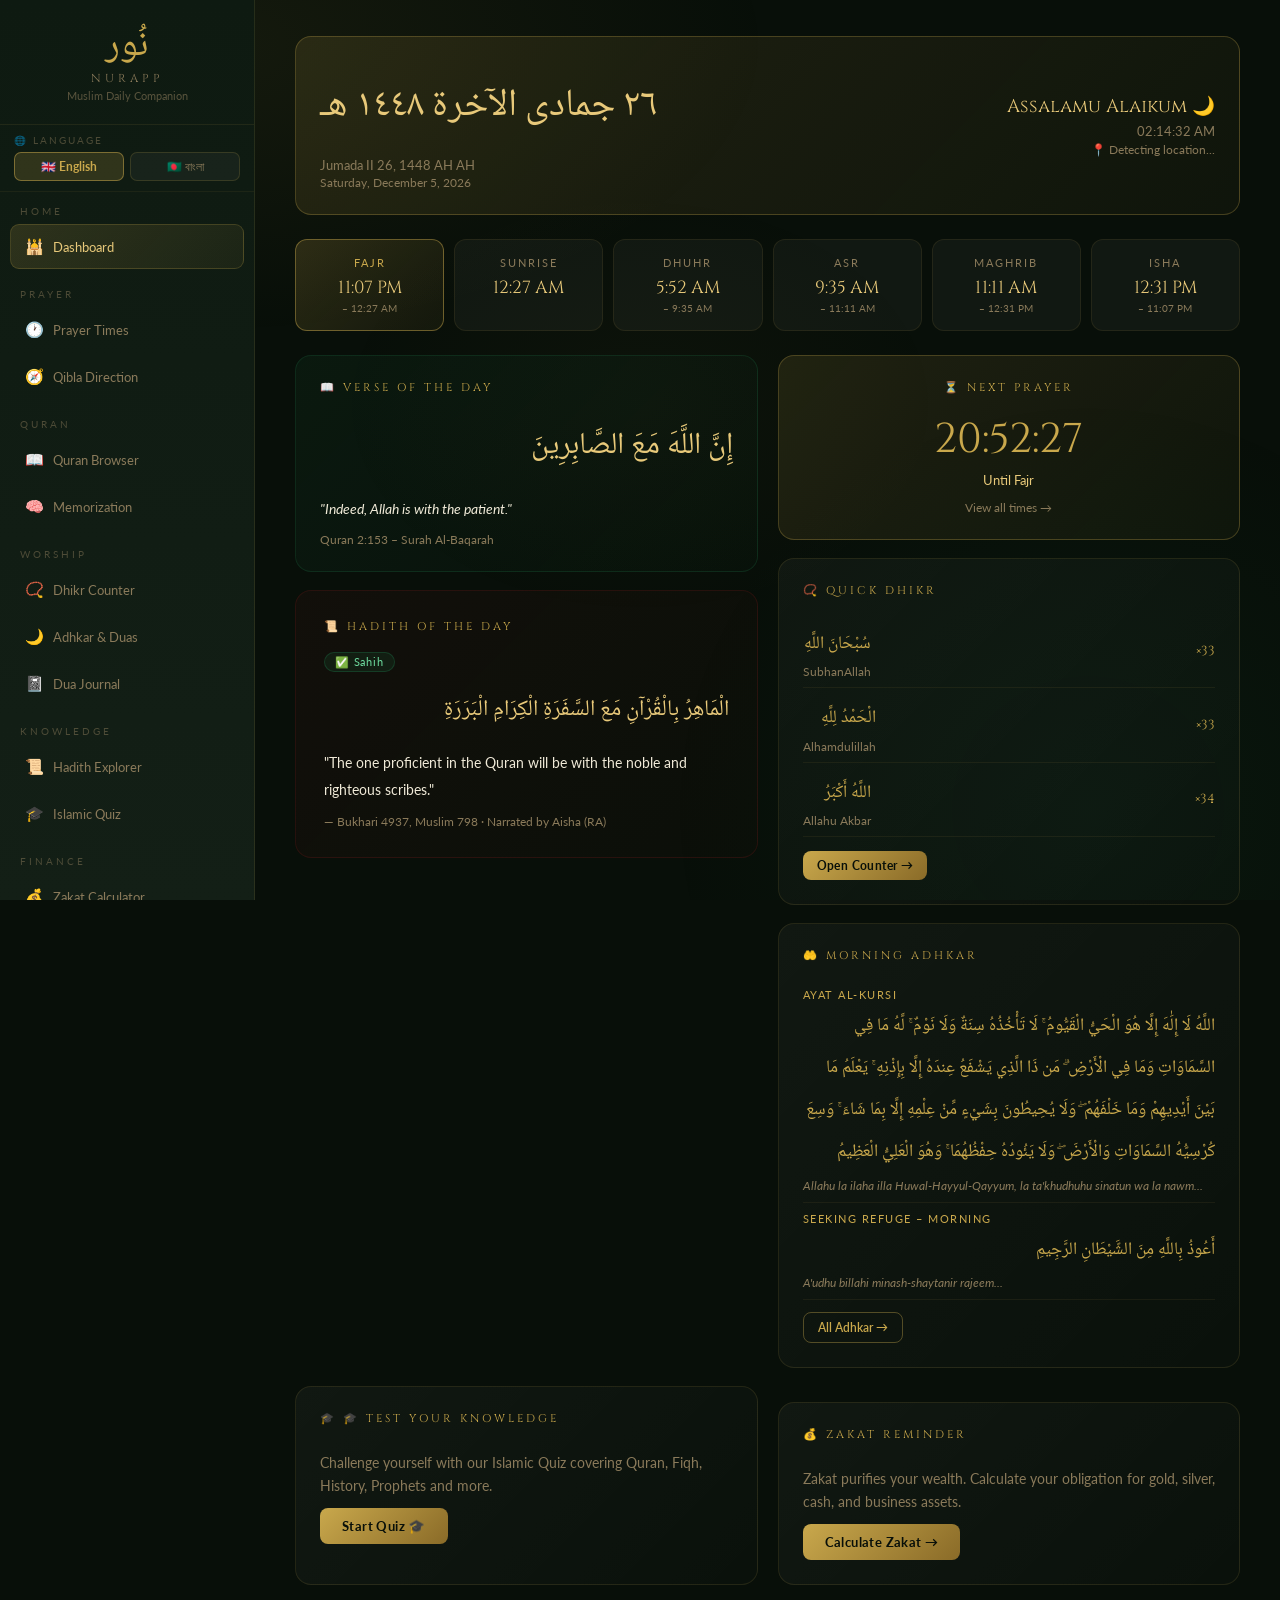
<file: index.html>
<!DOCTYPE html>
<html lang="en">
<head>
<meta charset="UTF-8"/><meta name="viewport" content="width=device-width,initial-scale=1"/>
<title>NurApp – Dashboard</title>
<link rel="stylesheet" href="main.css"/>
</head>
<body>
<div class="layout">
  <div id="sidebar-root"></div>
  <main class="main">

    <!-- Hijri banner -->
    <div class="card" style="margin-bottom:24px;background:linear-gradient(135deg,rgba(201,168,76,.13),rgba(201,168,76,.04));border-color:rgba(201,168,76,.28)">
      <div style="display:flex;justify-content:space-between;align-items:center;flex-wrap:wrap;gap:16px">
        <div>
          <div class="arabic arabic-xl" id="hijri-ar"></div>
          <div style="color:var(--text-muted);font-size:.82rem;margin-top:4px" id="hijri-en"></div>
          <div style="color:var(--text-muted);font-size:.78rem;margin-top:2px" id="gregorian-date"></div>
        </div>
        <div style="text-align:right">
          <div style="font-family:'Cinzel',serif;font-size:1.15rem;color:var(--gold-light)" id="greeting-txt">Assalamu Alaikum 🌙</div>
          <div style="font-size:.82rem;color:var(--text-muted);margin-top:4px" id="clock"></div>
          <div style="font-size:.75rem;color:var(--text-muted);margin-top:3px" id="location-lbl">📍 Detecting location...</div>
        </div>
      </div>
    </div>

    <!-- Prayer strip -->
    <div class="prayer-strip-grid" id="prayer-strip"></div>

    <div class="g2">
      <!-- Left col -->
      <div>
        <!-- Verse of day -->
        <div class="card" style="margin-bottom:18px;background:linear-gradient(135deg,rgba(26,92,58,.13),rgba(26,92,58,.04));border-color:rgba(26,92,58,.32)">
          <div class="card-title" id="vod-title">📖 Verse of the Day</div>
          <div class="arabic arabic-lg" id="vod-arabic" style="margin-bottom:12px">Loading...</div>
          <div style="font-size:.86rem;color:var(--text-light);line-height:1.9;font-style:italic" id="vod-trans"></div>
          <div style="font-size:.74rem;color:var(--text-muted);margin-top:10px" id="vod-ref"></div>
        </div>

        <!-- Hadith of day -->
        <div class="hadith-card">
          <div class="card-title" id="hod-title">📜 Hadith of the Day</div>
          <span class="badge badge-green" id="hod-grade" style="margin-bottom:12px;display:inline-block">Sahih</span>
          <div class="arabic arabic-md" style="margin-bottom:12px" id="hod-arabic"></div>
          <div style="font-size:.88rem;color:var(--text-light);line-height:1.9" id="hod-text"></div>
          <div style="font-size:.75rem;color:var(--text-muted);margin-top:10px" id="hod-ref"></div>
        </div>
      </div>

      <!-- Right col -->
      <div>
        <!-- Next prayer countdown -->
        <div class="card" style="margin-bottom:18px;text-align:center;background:linear-gradient(135deg,rgba(201,168,76,.12),rgba(201,168,76,.04));border-color:rgba(201,168,76,.28)">
          <div class="card-title" id="np-title">⏳ Next Prayer</div>
          <div style="font-family:'Cinzel',serif;font-size:2.6rem;color:var(--gold)" id="next-countdown">--:--:--</div>
          <div style="font-size:.84rem;color:var(--gold-light);margin-top:5px" id="next-name"></div>
          <a href="prayer.html" id="view-all-lnk" style="display:inline-block;margin-top:12px;font-size:.78rem;color:var(--text-muted);text-decoration:none">View all times →</a>
        </div>

        <!-- Quick Dhikr -->
        <div class="card" style="margin-bottom:18px">
          <div class="card-title" id="qd-title">📿 Quick Dhikr</div>
          <div id="quick-dhikr"></div>
          <a href="dhikr.html" id="open-counter-lnk" class="btn-gold btn-sm" style="display:inline-block;margin-top:14px;text-decoration:none">Open Counter →</a>
        </div>

        <!-- Quick duas -->
        <div class="card">
          <div class="card-title" id="ma-title">🤲 Morning Adhkar</div>
          <div id="quick-duas"></div>
          <a href="adhkar.html" id="all-adhkar-lnk" class="btn-outline btn-sm" style="display:inline-block;margin-top:12px;text-decoration:none">All Adhkar →</a>
        </div>
      </div>
    </div>

    <!-- Bottom row: quiz + zakat tease -->
    <div class="g2" style="margin-top:18px">
      <div class="card" style="display:flex;flex-direction:column;gap:10px">
        <div class="card-title" id="quiz-title">🎓 Test Your Knowledge</div>
        <div id="quiz-desc" style="color:var(--text-muted);font-size:.85rem;line-height:1.7">Challenge yourself with our Islamic Quiz covering Quran, Fiqh, History, Prophets and more.</div>
        <a href="quiz.html" id="start-quiz-lnk" class="btn-gold" style="text-decoration:none;width:fit-content">Start Quiz 🎓</a>
      </div>
      <div class="card" style="display:flex;flex-direction:column;gap:10px">
        <div class="card-title" id="zakat-title">💰 Zakat Reminder</div>
        <div id="zakat-desc" style="color:var(--text-muted);font-size:.85rem;line-height:1.7">Zakat purifies your wealth. Calculate your obligation for gold, silver, cash, and business assets.</div>
        <a href="zakat.html" id="calc-zakat-lnk" class="btn-gold" style="text-decoration:none;width:fit-content">Calculate Zakat →</a>
      </div>
    </div>

  </main>
</div>

<script src="shared.js"></script>
<script>
document.getElementById('sidebar-root').innerHTML = renderSidebar('index.html');

// Apply UI language translations
document.getElementById('greeting-txt').textContent = t('greeting');
document.getElementById('location-lbl').textContent  = t('detecting');
document.getElementById('vod-title').textContent      = t('verseOfDay');
document.getElementById('hod-title').textContent      = t('hadithOfDay');
document.getElementById('np-title').textContent       = '⏳ ' + t('nextPrayer');
document.getElementById('qd-title').textContent       = t('quickDhikr');
document.getElementById('ma-title').textContent       = t('morningAdhkar');
document.getElementById('quiz-title').textContent     = '🎓 ' + t('testKnowledge');
document.getElementById('quiz-desc').textContent      = t('quizDesc');
document.getElementById('start-quiz-lnk').textContent = t('startQuiz');
document.getElementById('zakat-title').textContent    = t('zakatReminder');
document.getElementById('zakat-desc').textContent     = t('zakatDesc');
document.getElementById('calc-zakat-lnk').textContent = t('calcZakat');
document.getElementById('open-counter-lnk').textContent = t('openCounter');
document.getElementById('all-adhkar-lnk').textContent   = t('allAdhkar');
document.getElementById('view-all-lnk').textContent     = t('viewAllTimes');
document.getElementById('next-name').textContent        = t('calculating');

// Hijri
const h = getHijriStr();
document.getElementById('hijri-ar').textContent = h.ar;
document.getElementById('hijri-en').textContent = h.en;
document.getElementById('gregorian-date').textContent = new Date().toLocaleDateString('en-US',{weekday:'long',year:'numeric',month:'long',day:'numeric'});

// Clock
function tickClock(){
  document.getElementById('clock').textContent = new Date().toLocaleTimeString('en-US',{hour:'2-digit',minute:'2-digit',second:'2-digit'});
}
tickClock(); setInterval(tickClock,1000);

// Location & prayers
function initLocation(){
  if(navigator.geolocation){
    navigator.geolocation.getCurrentPosition(pos=>{
      const {latitude:lat,longitude:lng} = pos.coords;
      document.getElementById('location-lbl').textContent = `📍 ${lat.toFixed(2)}°, ${lng.toFixed(2)}°`;
      initPrayers(lat,lng);
    },()=>initPrayers());
  } else initPrayers();
}

let _dashInterval = null;
function initPrayers(lat=23.8103,lng=90.4125){
  _activeTZ = null;
  const allP = calcPrayerTimes(lat, lng, null, 'karachi');
  const prayers = allP.filter(p=>['Fajr','Sunrise','Dhuhr','Asr','Maghrib','Isha'].includes(p.name));
  const next = getNextPrayer(allP.filter(p=>['Fajr','Dhuhr','Asr','Maghrib','Isha'].includes(p.name)));
  document.getElementById('prayer-strip').innerHTML = prayers.map(p=>`
    <div class="prayer-pill ${next && p.name===next.name?'is-next':''}${p.name==='Sunrise'?' style="border-color:rgba(122,26,26,.3)"':''}">
      <div class="pp-name">${p.name}</div>
      <div class="pp-time">${fmt12(p.time)}</div>
      ${p.end && p.name!=='Sunrise' ? `<div style="font-size:.6rem;color:var(--text-muted);margin-top:3px">– ${fmt12(p.end)}</div>` : ''}
    </div>`).join('');

  if(_dashInterval) clearInterval(_dashInterval);
  function tick(){
    const n = getNextPrayer(calcPrayerTimes(lat,lng,null,'karachi').filter(p=>['Fajr','Dhuhr','Asr','Maghrib','Isha'].includes(p.name)));
    if(!n) return;
    const diff=n.time-new Date(), abs=Math.abs(diff);
    const hh=Math.floor(abs/3600000),mm=Math.floor((abs%3600000)/60000),ss=Math.floor((abs%60000)/1000);
    document.getElementById('next-countdown').textContent=`${String(hh).padStart(2,'0')}:${String(mm).padStart(2,'0')}:${String(ss).padStart(2,'0')}`;
    document.getElementById('next-name').textContent = t('until')+' '+n.name;
  }
  tick();
  _dashInterval = setInterval(tick,1000);
}
// Init: show Dhaka times immediately, check location permission silently
initPrayers(23.8103, 90.4125);
if(navigator.permissions){
  navigator.permissions.query({name:'geolocation'}).then(r=>{
    if(r.state==='granted') initLocation();
  }).catch(()=>{});
}

// Verse of Day
const VOD = [
  {ar:'إِنَّ مَعَ الْعُسْرِ يُسْرًا',trans:'"Indeed, with hardship will be ease."',ref:'Quran 94:6 – Surah Ash-Sharh'},
  {ar:'وَلَنَبْلُوَنَّكُم بِشَيْءٍ مِّنَ الْخَوْفِ وَالْجُوعِ وَنَقْصٍ مِّنَ الْأَمْوَالِ وَالْأَنفُسِ وَالثَّمَرَاتِ',trans:'"We will surely test you with something of fear and hunger and a loss of wealth and lives and fruits; but give good tidings to the patient."',ref:'Quran 2:155 – Surah Al-Baqarah'},
  {ar:'حَسْبُنَا اللَّهُ وَنِعْمَ الْوَكِيلُ',trans:'"Allah is sufficient for us, and He is the best Disposer of affairs."',ref:'Quran 3:173 – Surah Al-Imran'},
  {ar:'وَأَقِيمُوا الصَّلَاةَ وَآتُوا الزَّكَاةَ وَارْكَعُوا مَعَ الرَّاكِعِينَ',trans:'"And establish prayer and give zakah and bow with those who bow [in worship and obedience]."',ref:'Quran 2:43 – Surah Al-Baqarah'},
  {ar:'وَمَا تُقَدِّمُوا لِأَنفُسِكُم مِّنْ خَيْرٍ تَجِدُوهُ عِندَ اللَّهِ',trans:'"And whatever good you put forward for yourselves – you will find it with Allah."',ref:'Quran 2:110 – Surah Al-Baqarah'},
  {ar:'إِنَّ اللَّهَ مَعَ الصَّابِرِينَ',trans:'"Indeed, Allah is with the patient."',ref:'Quran 2:153 – Surah Al-Baqarah'},
  {ar:'فَإِنَّ مَعَ الْعُسْرِ يُسْرًا',trans:'"For indeed, with hardship will be ease."',ref:'Quran 94:5 – Surah Ash-Sharh'},
];
const vIdx = new Date().getDate() % VOD.length;
const vod = VOD[vIdx];
document.getElementById('vod-arabic').textContent = vod.ar;
document.getElementById('vod-trans').textContent = vod.trans;
document.getElementById('vod-ref').textContent = vod.ref;

// Hadith of Day
const hIdx = new Date().getDate() % HADITHS.length;
const hod = HADITHS[hIdx];
document.getElementById('hod-arabic').textContent = hod.ar;
document.getElementById('hod-text').textContent = '"' + hod.en + '"';
document.getElementById('hod-ref').textContent = '— ' + hod.ref + ' · Narrated by ' + hod.narrator;
document.getElementById('hod-grade').textContent = '✅ ' + hod.grade;

// Quick Dhikr
document.getElementById('quick-dhikr').innerHTML = DHIKRS.slice(0,3).map(d=>`
  <div style="display:flex;justify-content:space-between;align-items:center;padding:9px 0;border-bottom:1px solid rgba(201,168,76,.08)">
    <div>
      <div class="arabic arabic-sm">${d.ar}</div>
      <div style="font-size:.72rem;color:var(--text-muted)">${d.rom}</div>
    </div>
    <div style="font-family:'Cinzel',serif;font-size:.82rem;color:var(--gold)">×${d.target}</div>
  </div>`).join('');

// Quick duas
document.getElementById('quick-duas').innerHTML = ADHKAR.morning.slice(0,2).map(d=>`
  <div style="padding:9px 0;border-bottom:1px solid rgba(201,168,76,.08)">
    <div style="font-size:.68rem;color:var(--gold);letter-spacing:1.5px;text-transform:uppercase;margin-bottom:4px">${d.title}</div>
    <div class="arabic arabic-sm">${d.ar}</div>
    <div style="font-size:.75rem;color:var(--text-muted);margin-top:4px;font-style:italic">${d.rom}</div>
  </div>`).join('');
</script>
</body>
</html>
</file>
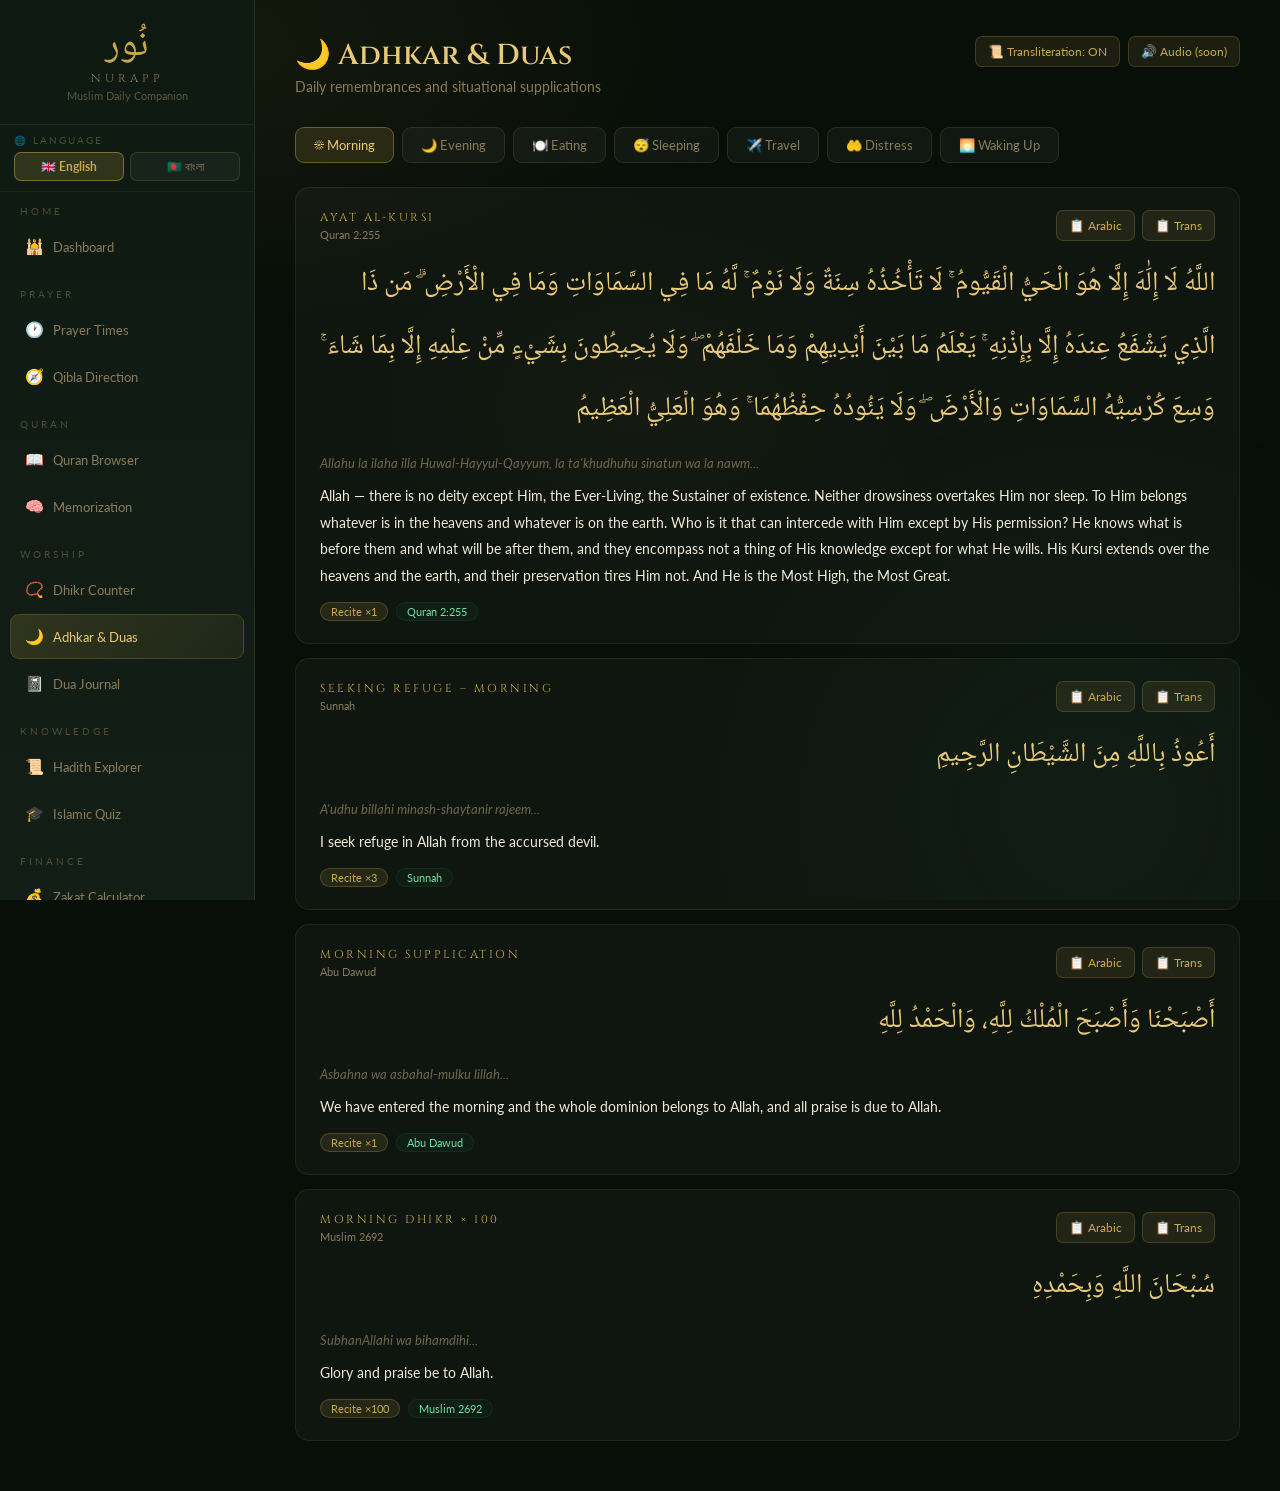
<file: adhkar.html>
<!DOCTYPE html>
<html lang="en">
<head>
<meta charset="UTF-8"/><meta name="viewport" content="width=device-width,initial-scale=1"/>
<title>NurApp – Adhkar & Duas</title>
<link rel="stylesheet" href="main.css"/>
<style>
.cat-tabs{display:flex;gap:8px;flex-wrap:wrap;margin-bottom:24px;}
.cat-tab{background:rgba(255,255,255,.04);border:1px solid rgba(201,168,76,.14);border-radius:9px;padding:9px 18px;cursor:pointer;font-size:.82rem;color:var(--text-muted);transition:all .2s;font-family:'Lato',sans-serif;}
.cat-tab:hover{color:var(--text-light);}
.cat-tab.active{background:rgba(201,168,76,.15);border-color:rgba(201,168,76,.4);color:var(--gold-light);}
.dua-card{background:rgba(255,255,255,.03);border:1px solid rgba(201,168,76,.1);border-radius:14px;padding:22px 24px;margin-bottom:14px;transition:border .2s;}
.dua-card:hover{border-color:rgba(201,168,76,.22);}
.dc-header{display:flex;justify-content:space-between;align-items:flex-start;margin-bottom:12px;gap:12px;}
.dc-title{font-family:'Cinzel',serif;font-size:.72rem;letter-spacing:2.5px;color:var(--gold);text-transform:uppercase;}
.dc-meta{font-size:.68rem;color:var(--text-muted);margin-top:3px;}
.dc-ar{font-family:'Noto Naskh Arabic',serif;font-size:1.7rem;color:var(--gold-light);direction:rtl;text-align:right;line-height:2.3;margin-bottom:10px;}
.dc-rom{font-size:.8rem;color:rgba(138,122,90,.8);line-height:1.9;font-style:italic;margin-bottom:8px;}
.dc-trans{font-size:.88rem;color:var(--text-light);line-height:1.9;}
.dc-footer{display:flex;gap:8px;margin-top:12px;flex-wrap:wrap;align-items:center;}
.times-badge{background:rgba(201,168,76,.12);border:1px solid rgba(201,168,76,.25);color:var(--gold);border-radius:20px;padding:2px 10px;font-size:.7rem;}
.source-badge{background:rgba(26,92,58,.1);border:1px solid rgba(26,92,58,.25);color:#6fdea0;border-radius:20px;padding:2px 10px;font-size:.7rem;}
</style>
</head>
<body>
<div class="layout">
  <div id="sidebar-root"></div>
  <main class="main">
    <div class="page-header">
      <div class="page-header-row">
        <div><div class="page-title">🌙 Adhkar & Duas</div><div class="page-sub">Daily remembrances and situational supplications</div></div>
        <div style="display:flex;gap:8px">
          <button class="btn-icon" id="tog-rom-btn" onclick="toggleRom()">📜 Transliteration: ON</button>
          <button class="btn-icon" onclick="playAll()">🔊 Audio (soon)</button>
        </div>
      </div>
    </div>

    <div class="cat-tabs" id="cat-tabs"></div>
    <div id="duas-list"></div>
  </main>
</div>
<script src="shared.js"></script>
<script>
document.getElementById('sidebar-root').innerHTML = renderSidebar('adhkar.html');

const CATS = [
  {key:'morning',  label:'☀️ Morning'},
  {key:'evening',  label:'🌙 Evening'},
  {key:'eating',   label:'🍽️ Eating'},
  {key:'sleeping', label:'😴 Sleeping'},
  {key:'travel',   label:'✈️ Travel'},
  {key:'stress',   label:'🤲 Distress'},
  {key:'waking',   label:'🌅 Waking Up'},
];

let showRom=true;
let activeKey = localStorage.getItem('adhkar-cat')||'morning';

function renderTabs(){
  document.getElementById('cat-tabs').innerHTML = CATS.map(c=>`
    <div class="cat-tab ${c.key===activeKey?'active':''}" onclick="switchCat('${c.key}',this)">${c.label}</div>`).join('');
}

function switchCat(key, el){
  activeKey=key;
  localStorage.setItem('adhkar-cat',key);
  renderTabs();
  renderDuas();
}

function renderDuas(){
  const list = ADHKAR[activeKey]||[];
  if(!list.length){ document.getElementById('duas-list').innerHTML='<div style="color:var(--text-muted);text-align:center;padding:40px">No duas in this category yet.</div>'; return; }
  document.getElementById('duas-list').innerHTML = list.map((d,i)=>`
    <div class="dua-card">
      <div class="dc-header">
        <div>
          <div class="dc-title">${d.title}</div>
          <div class="dc-meta">${d.source}</div>
        </div>
        <div style="display:flex;gap:7px;flex-shrink:0">
          <button class="btn-icon" onclick="copyText(\`${d.ar.replace(/`/g,'\\`')}\`)">📋 Arabic</button>
          <button class="btn-icon" onclick="copyText(\`${d.trans.replace(/`/g,'\\`')}\`)">📋 Trans</button>
        </div>
      </div>
      <div class="dc-ar">${d.ar}</div>
      <div class="dc-rom" style="display:${showRom?'':'none'}">${d.rom}</div>
      <div class="dc-trans">${d.trans}</div>
      <div class="dc-footer">
        <span class="times-badge">Recite ×${d.times}</span>
        <span class="source-badge">${d.source}</span>
      </div>
    </div>`).join('');
}

function toggleRom(){
  showRom=!showRom;
  document.getElementById('tog-rom-btn').textContent=`📜 Transliteration: ${showRom?'ON':'OFF'}`;
  document.querySelectorAll('.dc-rom').forEach(el=>el.style.display=showRom?'':'none');
}

function playAll(){ showToast('Audio feature coming soon 🔊'); }

renderTabs();
renderDuas();
</script>
</body>
</html>
</file>
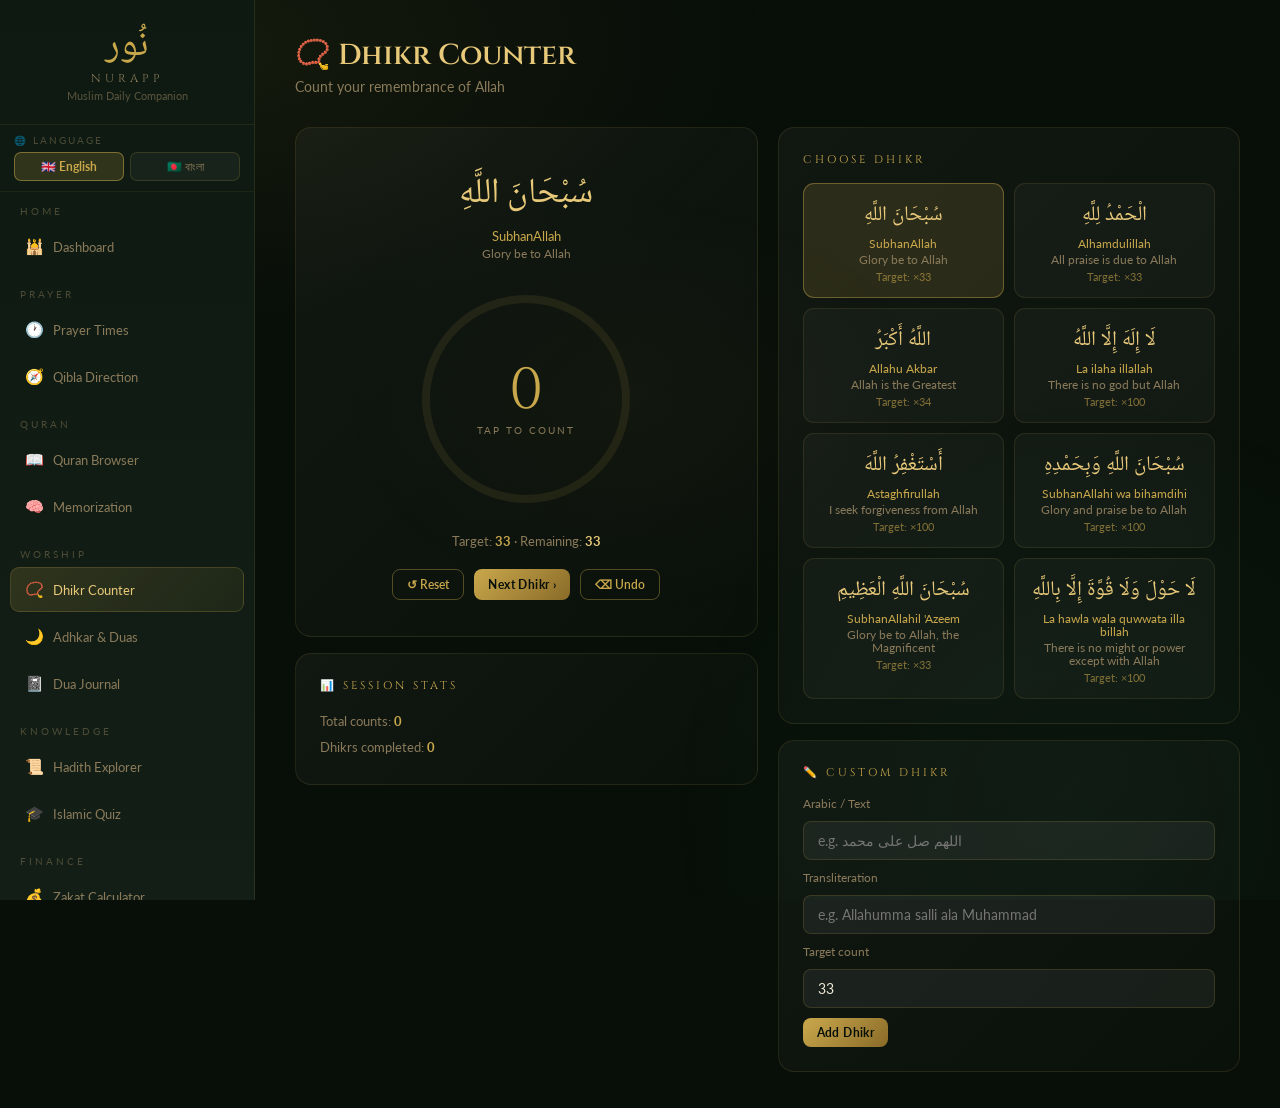
<file: dhikr.html>
<!DOCTYPE html>
<html lang="en">
<head>
<meta charset="UTF-8"/><meta name="viewport" content="width=device-width,initial-scale=1"/>
<title>NurApp – Dhikr Counter</title>
<link rel="stylesheet" href="main.css"/>
<style>
.dhikr-grid{display:grid;grid-template-columns:repeat(auto-fill,minmax(190px,1fr));gap:10px;}
.dp{background:rgba(255,255,255,.03);border:1px solid rgba(201,168,76,.12);border-radius:11px;padding:14px;cursor:pointer;transition:all .2s;text-align:center;}
.dp:hover{background:rgba(201,168,76,.08);border-color:rgba(201,168,76,.28);}
.dp.sel{background:rgba(201,168,76,.15);border-color:rgba(201,168,76,.42);}
.dp-ar{font-family:'Noto Naskh Arabic',serif;font-size:1.3rem;color:var(--gold-light);margin-bottom:4px;}
.dp-rom{font-size:.72rem;color:var(--gold);margin-bottom:3px;}
.dp-en{font-size:.72rem;color:var(--text-muted);}
.dp-tgt{font-size:.68rem;color:rgba(201,168,76,.6);margin-top:4px;}
.progress-ring-circle{transition:stroke-dashoffset .2s ease;}
</style>
</head>
<body>
<div class="layout">
  <div id="sidebar-root"></div>
  <main class="main">
    <div class="page-header"><div class="page-title">📿 Dhikr Counter</div><div class="page-sub">Count your remembrance of Allah</div></div>

    <div class="g2">
      <!-- Counter -->
      <div>
        <div class="card" style="text-align:center;padding:36px 24px">
          <div style="font-family:'Noto Naskh Arabic',serif;font-size:2.2rem;color:var(--gold-light);margin-bottom:4px" id="d-ar">سُبْحَانَ اللَّهِ</div>
          <div style="font-size:.82rem;color:var(--gold);margin-bottom:2px" id="d-rom">SubhanAllah</div>
          <div style="font-size:.78rem;color:var(--text-muted);margin-bottom:28px" id="d-en">Glory be to Allah</div>

          <!-- SVG ring -->
          <div style="position:relative;width:220px;height:220px;margin:0 auto 24px">
            <svg width="220" height="220" viewBox="0 0 220 220">
              <circle cx="110" cy="110" r="100" fill="none" stroke="rgba(201,168,76,0.1)" stroke-width="8"/>
              <circle id="prog-ring" cx="110" cy="110" r="100" fill="none" stroke="var(--gold)" stroke-width="8"
                stroke-dasharray="628" stroke-dashoffset="628" stroke-linecap="round"
                transform="rotate(-90 110 110)" class="progress-ring-circle"/>
            </svg>
            <div style="position:absolute;inset:0;display:flex;flex-direction:column;align-items:center;justify-content:center;cursor:pointer" onclick="increment()" id="ring-click">
              <div style="font-family:'Cinzel',serif;font-size:3.6rem;color:var(--gold);line-height:1" id="count-num">0</div>
              <div style="font-size:.62rem;color:var(--text-muted);letter-spacing:2px;margin-top:4px">TAP TO COUNT</div>
            </div>
          </div>

          <div style="font-size:.82rem;color:var(--text-muted);margin-bottom:20px">
            Target: <strong style="color:var(--gold)" id="tgt-txt">33</strong> ·
            Remaining: <strong style="color:var(--gold-light)" id="rem-txt">33</strong>
          </div>

          <div style="display:flex;gap:10px;justify-content:center;flex-wrap:wrap">
            <button class="btn-outline btn-sm" onclick="reset()">↺ Reset</button>
            <button class="btn-gold btn-sm" onclick="nextDhikr()">Next Dhikr ›</button>
            <button class="btn-outline btn-sm" onclick="undoOne()">⌫ Undo</button>
          </div>

          <div id="complete-msg" style="display:none;margin-top:20px;background:rgba(26,92,58,.2);border:1px solid rgba(26,92,58,.4);border-radius:10px;padding:14px;color:#6fdea0;font-size:.88rem">
            ✅ Mashaa Allah! Target completed! Tap to continue or press Next.
          </div>
        </div>

        <!-- Session log -->
        <div class="card" style="margin-top:16px">
          <div class="card-title">📊 Session Stats</div>
          <div id="session-stats" style="font-size:.84rem;color:var(--text-muted);line-height:1.9">
            Total counts: <strong style="color:var(--gold)" id="st-total">0</strong><br/>
            Dhikrs completed: <strong style="color:var(--gold)" id="st-complete">0</strong>
          </div>
        </div>
      </div>

      <!-- Dhikr selector -->
      <div>
        <div class="card">
          <div class="card-title">Choose Dhikr</div>
          <div class="dhikr-grid" id="dhikr-grid"></div>
        </div>

        <div class="card" style="margin-top:16px">
          <div class="card-title">✏️ Custom Dhikr</div>
          <div style="display:flex;flex-direction:column;gap:10px">
            <div class="form-group"><label>Arabic / Text</label><input id="cust-ar" type="text" placeholder="e.g. اللهم صل على محمد"/></div>
            <div class="form-group"><label>Transliteration</label><input id="cust-rom" type="text" placeholder="e.g. Allahumma salli ala Muhammad"/></div>
            <div class="form-group"><label>Target count</label><input id="cust-tgt" type="number" value="33" min="1"/></div>
            <button class="btn-gold btn-sm" onclick="addCustom()" style="width:fit-content">Add Dhikr</button>
          </div>
        </div>
      </div>
    </div>
  </main>
</div>
<script src="shared.js"></script>
<script>
document.getElementById('sidebar-root').innerHTML = renderSidebar('dhikr.html');

let allDhikrs = [...DHIKRS];
let selIdx=0, count=0, sessionTotal=0, sessionComplete=0;

function renderGrid(){
  document.getElementById('dhikr-grid').innerHTML = allDhikrs.map((d,i)=>`
    <div class="dp ${i===selIdx?'sel':''}" onclick="select(${i})">
      <div class="dp-ar">${d.ar}</div>
      <div class="dp-rom">${d.rom}</div>
      <div class="dp-en">${d.en}</div>
      <div class="dp-tgt">Target: ×${d.target}</div>
    </div>`).join('');
}

function select(i){
  selIdx=i; count=0;
  const d=allDhikrs[i];
  document.getElementById('d-ar').textContent=d.ar;
  document.getElementById('d-rom').textContent=d.rom;
  document.getElementById('d-en').textContent=d.en;
  document.getElementById('tgt-txt').textContent=d.target;
  document.getElementById('rem-txt').textContent=d.target;
  document.getElementById('count-num').textContent=0;
  document.getElementById('complete-msg').style.display='none';
  updateRing(); renderGrid();
}

function increment(){
  count++;
  sessionTotal++;
  const tgt=allDhikrs[selIdx].target;
  if(count===tgt){ document.getElementById('complete-msg').style.display='block'; sessionComplete++; document.getElementById('st-complete').textContent=sessionComplete; }
  document.getElementById('count-num').textContent=count;
  document.getElementById('rem-txt').textContent=Math.max(tgt-count,0);
  document.getElementById('st-total').textContent=sessionTotal;
  updateRing();
}

function undoOne(){ if(count>0){count--;sessionTotal=Math.max(0,sessionTotal-1);document.getElementById('count-num').textContent=count;document.getElementById('rem-txt').textContent=Math.max(allDhikrs[selIdx].target-count,0);document.getElementById('st-total').textContent=sessionTotal;document.getElementById('complete-msg').style.display='none';updateRing();} }

function reset(){ count=0; document.getElementById('count-num').textContent=0; document.getElementById('rem-txt').textContent=allDhikrs[selIdx].target; document.getElementById('complete-msg').style.display='none'; updateRing(); }

function nextDhikr(){ select((selIdx+1)%allDhikrs.length); }

function updateRing(){
  const tgt=allDhikrs[selIdx].target;
  const pct=Math.min(count/tgt,1);
  const circ=628;
  document.getElementById('prog-ring').style.strokeDashoffset=circ-(pct*circ);
}

function addCustom(){
  const ar=document.getElementById('cust-ar').value.trim();
  const rom=document.getElementById('cust-rom').value.trim();
  const tgt=parseInt(document.getElementById('cust-tgt').value)||33;
  if(!ar) return showToast('Enter dhikr text');
  allDhikrs.push({ar,rom,en:'Custom Dhikr',target:tgt});
  renderGrid();
  showToast('Custom dhikr added ✓');
}

// Keyboard shortcut
document.addEventListener('keydown',e=>{ if(e.code==='Space'||e.code==='Enter'){e.preventDefault();increment();} });

renderGrid(); select(0);
</script>
</body>
</html>
</file>
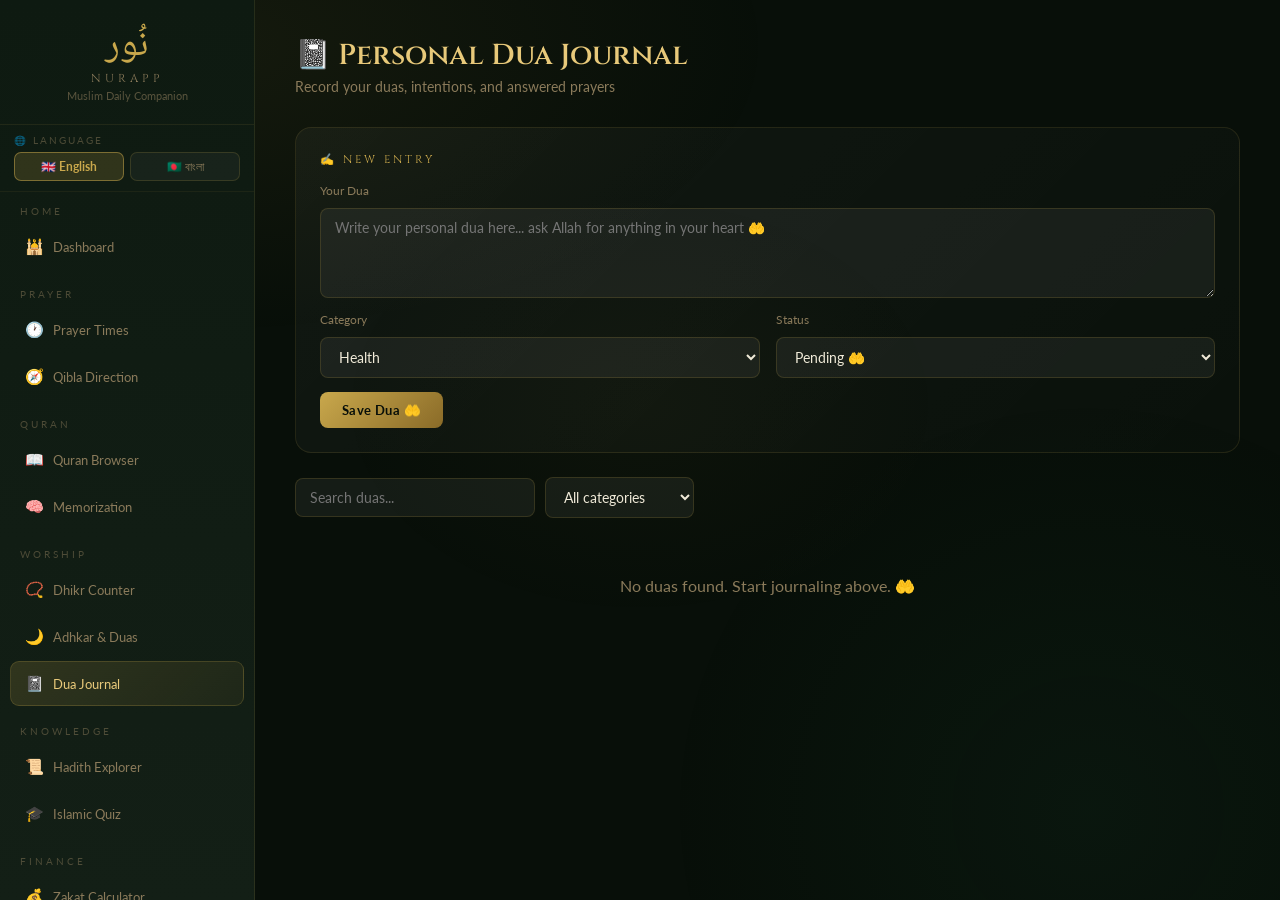
<file: journal.html>
<!DOCTYPE html>
<html lang="en">
<head>
<meta charset="UTF-8"/><meta name="viewport" content="width=device-width,initial-scale=1"/>
<title>NurApp – Dua Journal</title>
<link rel="stylesheet" href="main.css"/>
</head>
<body>
<div class="layout">
  <div id="sidebar-root"></div>
  <main class="main">
    <div class="page-header"><div class="page-title">📓 Personal Dua Journal</div><div class="page-sub">Record your duas, intentions, and answered prayers</div></div>

    <!-- Add entry -->
    <div class="card" style="margin-bottom:24px">
      <div class="card-title">✍️ New Entry</div>
      <div style="display:flex;flex-direction:column;gap:14px">
        <div class="form-group"><label>Your Dua</label><textarea id="j-text" rows="4" placeholder="Write your personal dua here... ask Allah for anything in your heart 🤲"></textarea></div>
        <div class="form-row">
          <div class="form-group"><label>Category</label>
            <select id="j-tag">
              <option>Health</option><option>Family</option><option>Guidance</option>
              <option>Forgiveness</option><option>Rizq (Provision)</option><option>Marriage</option>
              <option>Studies / Career</option><option>Protection</option><option>Gratitude</option><option>General</option>
            </select>
          </div>
          <div class="form-group"><label>Status</label>
            <select id="j-status">
              <option>Pending 🤲</option><option>Answered ✅ Alhamdulillah</option><option>In Progress 🔄</option>
            </select>
          </div>
        </div>
        <button class="btn-gold" style="width:fit-content" onclick="addEntry()">Save Dua 🤲</button>
      </div>
    </div>

    <!-- Filter row -->
    <div style="display:flex;gap:10px;align-items:center;flex-wrap:wrap;margin-bottom:18px">
      <input id="j-search" type="text" placeholder="Search duas..." style="max-width:240px" oninput="renderEntries()"/>
      <select id="j-filter" onchange="renderEntries()" style="width:auto">
        <option value="">All categories</option>
        <option>Health</option><option>Family</option><option>Guidance</option><option>Forgiveness</option>
        <option>Rizq (Provision)</option><option>Marriage</option><option>Studies / Career</option>
        <option>Protection</option><option>Gratitude</option><option>General</option>
      </select>
    </div>

    <div id="entries-list"></div>
  </main>
</div>
<script src="shared.js"></script>
<script>
document.getElementById('sidebar-root').innerHTML = renderSidebar('journal.html');

let entries = JSON.parse(localStorage.getItem('nur-journal')||'[]');

function addEntry(){
  const text = document.getElementById('j-text').value.trim();
  if(!text){ showToast('Please write your dua'); return; }
  entries.unshift({
    id:Date.now(),
    text,
    tag:document.getElementById('j-tag').value,
    status:document.getElementById('j-status').value,
    date:new Date().toLocaleDateString('en-US',{weekday:'short',year:'numeric',month:'short',day:'numeric'}),
    time:new Date().toLocaleTimeString('en-US',{hour:'2-digit',minute:'2-digit'}),
  });
  save();
  document.getElementById('j-text').value='';
  showToast('Dua saved 🤲');
  renderEntries();
}

function save(){ localStorage.setItem('nur-journal',JSON.stringify(entries)); }

function deleteEntry(id){ if(!confirm('Delete this dua?')) return; entries=entries.filter(e=>e.id!==id); save(); renderEntries(); }

function toggleStatus(id){
  const e=entries.find(e=>e.id===id); if(!e) return;
  const opts=['Pending 🤲','In Progress 🔄','Answered ✅ Alhamdulillah'];
  const cur=opts.indexOf(e.status);
  e.status=opts[(cur+1)%opts.length];
  save(); renderEntries();
}

function renderEntries(){
  const q=document.getElementById('j-search').value.toLowerCase();
  const f=document.getElementById('j-filter').value;
  const filtered=entries.filter(e=>(f?e.tag===f:true)&&(q?e.text.toLowerCase().includes(q):true));
  if(!filtered.length){
    document.getElementById('entries-list').innerHTML='<div style="color:var(--text-muted);text-align:center;padding:40px">No duas found. Start journaling above. 🤲</div>';
    return;
  }
  const statusColor=(s)=>s.includes('✅')?'rgba(26,92,58,.25)':s.includes('🔄')?'rgba(23,64,94,.25)':'rgba(201,168,76,.12)';
  const statusBorder=(s)=>s.includes('✅')?'rgba(26,92,58,.5)':s.includes('🔄')?'rgba(23,64,94,.5)':'rgba(201,168,76,.3)';
  document.getElementById('entries-list').innerHTML=filtered.map(e=>`
    <div class="journal-entry">
      <div class="je-meta">
        <span style="font-size:.7rem;color:var(--text-muted)">${e.date} · ${e.time||''}</span>
        <span class="badge" style="background:rgba(201,168,76,.1);color:var(--gold);border-color:rgba(201,168,76,.25)">${e.tag}</span>
        <span class="badge" style="cursor:pointer;background:${statusColor(e.status)};color:var(--text-light);border-color:${statusBorder(e.status)}" onclick="toggleStatus(${e.id})">${e.status}</span>
      </div>
      <div class="je-text">${e.text}</div>
      <div style="margin-top:10px;display:flex;gap:8px">
        <button class="btn-icon" onclick="copyText(\`${e.text.replace(/`/g,'\\`')}\`)">📋 Copy</button>
        <button class="btn-icon" style="color:#f08080;border-color:rgba(122,26,26,.4)" onclick="deleteEntry(${e.id})">🗑 Delete</button>
      </div>
    </div>`).join('');
}

renderEntries();
</script>
</body>
</html>
</file>
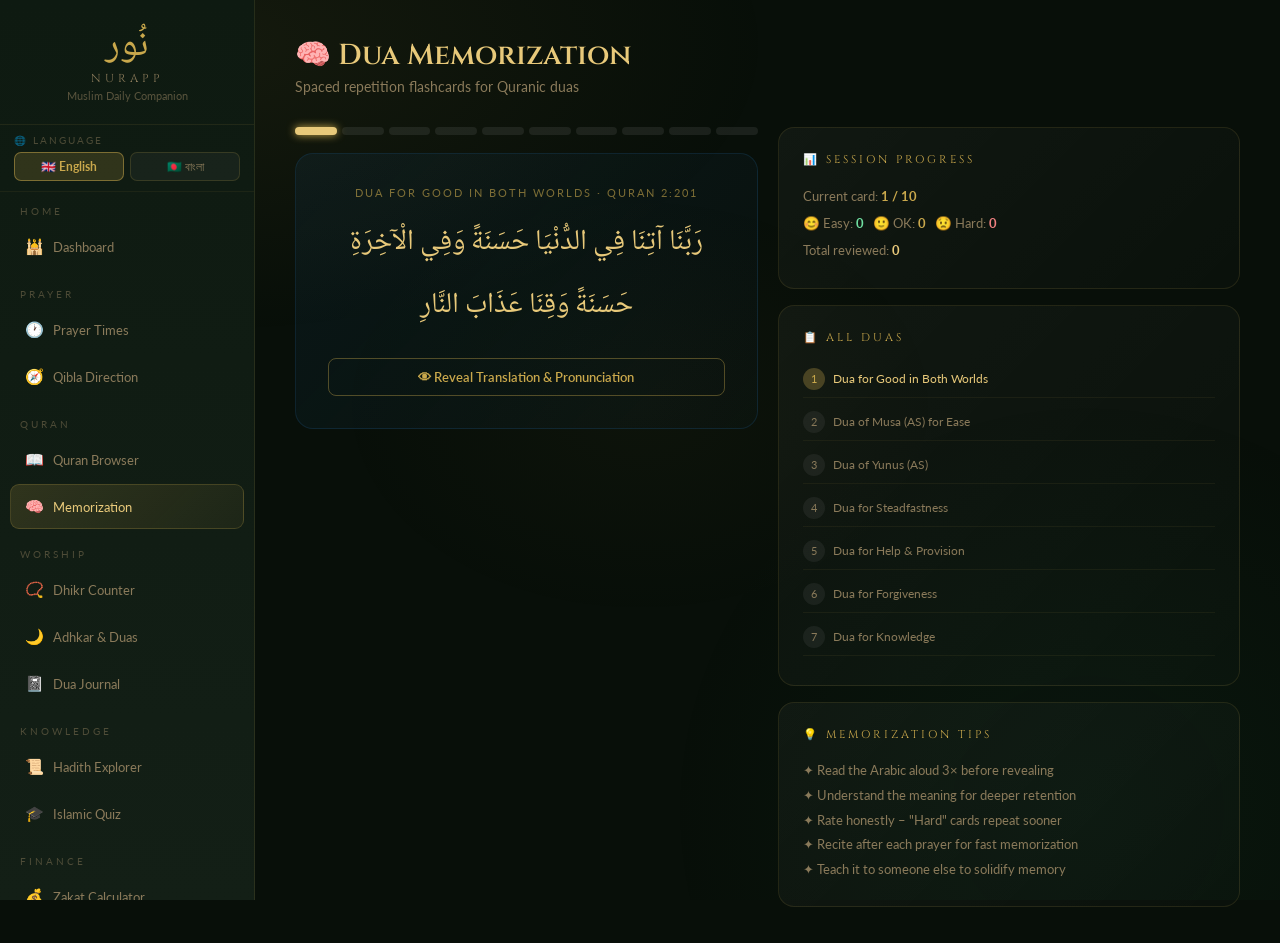
<file: memorize.html>
<!DOCTYPE html>
<html lang="en">
<head>
<meta charset="UTF-8"/><meta name="viewport" content="width=device-width,initial-scale=1"/>
<title>NurApp – Memorization</title>
<link rel="stylesheet" href="main.css"/>
</head>
<body>
<div class="layout">
  <div id="sidebar-root"></div>
  <main class="main">
    <div class="page-header"><div class="page-title">🧠 Dua Memorization</div><div class="page-sub">Spaced repetition flashcards for Quranic duas</div></div>

    <div class="g2">
      <!-- Card -->
      <div>
        <!-- Progress dots -->
        <div style="display:flex;gap:5px;margin-bottom:18px" id="memo-dots"></div>

        <div class="memo-card" id="memo-card">
          <div style="font-size:.68rem;color:rgba(201,168,76,.6);letter-spacing:2px;text-transform:uppercase;margin-bottom:12px" id="memo-ref"></div>
          <div style="font-family:'Noto Naskh Arabic',serif;font-size:1.8rem;color:var(--gold-light);direction:rtl;text-align:center;line-height:2.2;margin-bottom:14px" id="memo-ar"></div>

          <div id="memo-back" style="display:none">
            <hr style="margin:16px 0"/>
            <div style="font-size:.8rem;color:rgba(138,122,90,.8);line-height:1.9;font-style:italic;text-align:center;margin-bottom:8px" id="memo-rom"></div>
            <div style="font-size:.9rem;color:var(--text-light);line-height:1.9;text-align:center" id="memo-trans"></div>
          </div>

          <div style="display:none;margin-top:20px" id="memo-hint">
            <button class="btn-outline" onclick="reveal()" style="width:100%">👁 Reveal Translation & Pronunciation</button>
          </div>
        </div>

        <!-- Rating -->
        <div id="memo-rating" style="display:none;margin-top:16px">
          <div style="font-size:.78rem;color:var(--text-muted);text-align:center;margin-bottom:10px">How well did you remember it?</div>
          <div style="display:flex;gap:10px;justify-content:center">
            <button onclick="rate('hard')" style="flex:1;padding:12px;border-radius:9px;border:1px solid rgba(122,26,26,.4);background:rgba(122,26,26,.15);color:#f08080;cursor:pointer;font-weight:600;font-family:'Lato',sans-serif">😟 Hard</button>
            <button onclick="rate('ok')" style="flex:1;padding:12px;border-radius:9px;border:1px solid rgba(201,168,76,.3);background:rgba(201,168,76,.1);color:var(--gold);cursor:pointer;font-weight:600;font-family:'Lato',sans-serif">🙂 OK</button>
            <button onclick="rate('easy')" style="flex:1;padding:12px;border-radius:9px;border:1px solid rgba(26,92,58,.4);background:rgba(26,92,58,.15);color:#6fdea0;cursor:pointer;font-weight:600;font-family:'Lato',sans-serif">😊 Easy</button>
          </div>
        </div>

        <div id="complete-banner" style="display:none;margin-top:16px;background:rgba(26,92,58,.2);border:1px solid rgba(26,92,58,.4);border-radius:12px;padding:20px;text-align:center">
          <div style="font-size:1.5rem;margin-bottom:8px">🎉</div>
          <div style="font-family:'Cinzel',serif;color:var(--gold-light);margin-bottom:6px">Mashaa Allah!</div>
          <div style="font-size:.84rem;color:var(--text-muted);margin-bottom:14px">You've completed all cards in this session.</div>
          <button class="btn-gold" onclick="restart()">↺ Restart</button>
        </div>
      </div>

      <!-- Info panel -->
      <div>
        <div class="card" style="margin-bottom:16px">
          <div class="card-title">📊 Session Progress</div>
          <div id="stats-box" style="font-size:.84rem;color:var(--text-muted);line-height:2"></div>
        </div>

        <div class="card" style="margin-bottom:16px">
          <div class="card-title">📋 All Duas</div>
          <div id="all-list" style="display:flex;flex-direction:column;gap:6px;max-height:300px;overflow-y:auto"></div>
        </div>

        <div class="card">
          <div class="card-title">💡 Memorization Tips</div>
          <div style="font-size:.82rem;color:var(--text-muted);line-height:1.9">
            ✦ Read the Arabic aloud 3× before revealing<br/>
            ✦ Understand the meaning for deeper retention<br/>
            ✦ Rate honestly – "Hard" cards repeat sooner<br/>
            ✦ Recite after each prayer for fast memorization<br/>
            ✦ Teach it to someone else to solidify memory
          </div>
        </div>
      </div>
    </div>
  </main>
</div>
<script src="shared.js"></script>
<script>
document.getElementById('sidebar-root').innerHTML = renderSidebar('memorize.html');

let idx=0, revealed=false;
let stats={hard:0,ok:0,easy:0,done:0};
let deck=[...MEMO_DUAS];

function renderCard(){
  if(idx>=deck.length){ showComplete(); return; }
  revealed=false;
  const d=deck[idx];
  document.getElementById('memo-ar').textContent=d.ar;
  document.getElementById('memo-rom').textContent=d.rom;
  document.getElementById('memo-trans').textContent=d.trans;
  document.getElementById('memo-ref').textContent=d.title+' · '+d.ref;
  document.getElementById('memo-back').style.display='none';
  document.getElementById('memo-hint').style.display='block';
  document.getElementById('memo-rating').style.display='none';
  document.getElementById('complete-banner').style.display='none';
  document.getElementById('memo-card').style.display='block';
  renderDots();
  renderStats();
  renderList();
}

function reveal(){
  revealed=true;
  document.getElementById('memo-back').style.display='block';
  document.getElementById('memo-hint').style.display='none';
  document.getElementById('memo-rating').style.display='block';
}

function rate(r){
  stats[r]++; stats.done++;
  if(r==='hard') deck.push(deck[idx]); // repeat hard cards
  idx++;
  renderCard();
}

function restart(){ idx=0; stats={hard:0,ok:0,easy:0,done:0}; deck=[...MEMO_DUAS]; renderCard(); }

function showComplete(){
  document.getElementById('memo-card').style.display='none';
  document.getElementById('memo-rating').style.display='none';
  document.getElementById('complete-banner').style.display='block';
  renderStats();
}

function renderDots(){
  document.getElementById('memo-dots').innerHTML=MEMO_DUAS.map((_,i)=>`
    <div class="mdot ${i<idx?'done':i===idx?'current':''}" style="flex:1;height:8px;border-radius:4px"></div>`).join('');
}

function renderStats(){
  document.getElementById('stats-box').innerHTML=`
    Current card: <strong style="color:var(--gold)">${Math.min(idx+1,MEMO_DUAS.length)} / ${MEMO_DUAS.length}</strong><br/>
    😊 Easy: <strong style="color:#6fdea0">${stats.easy}</strong> &nbsp;
    🙂 OK: <strong style="color:var(--gold)">${stats.ok}</strong> &nbsp;
    😟 Hard: <strong style="color:#f08080">${stats.hard}</strong><br/>
    Total reviewed: <strong style="color:var(--gold-light)">${stats.done}</strong>`;
}

function renderList(){
  document.getElementById('all-list').innerHTML=MEMO_DUAS.map((d,i)=>`
    <div style="display:flex;align-items:center;gap:8px;padding:7px 0;border-bottom:1px solid rgba(201,168,76,.07);cursor:pointer" onclick="jumpTo(${i})">
      <div style="width:22px;height:22px;border-radius:50%;background:${i<idx?'rgba(26,92,58,.3)':i===idx?'rgba(201,168,76,.3)':'rgba(255,255,255,.06)'};flex-shrink:0;display:flex;align-items:center;justify-content:center;font-size:.7rem;color:${i<idx?'#6fdea0':i===idx?'var(--gold)':'var(--text-muted)'}">${i<idx?'✓':i+1}</div>
      <div style="font-size:.78rem;color:${i===idx?'var(--gold-light)':'var(--text-muted)'}">${d.title}</div>
    </div>`).join('');
}

function jumpTo(i){ idx=i; renderCard(); }

renderCard();
</script>
</body>
</html>
</file>
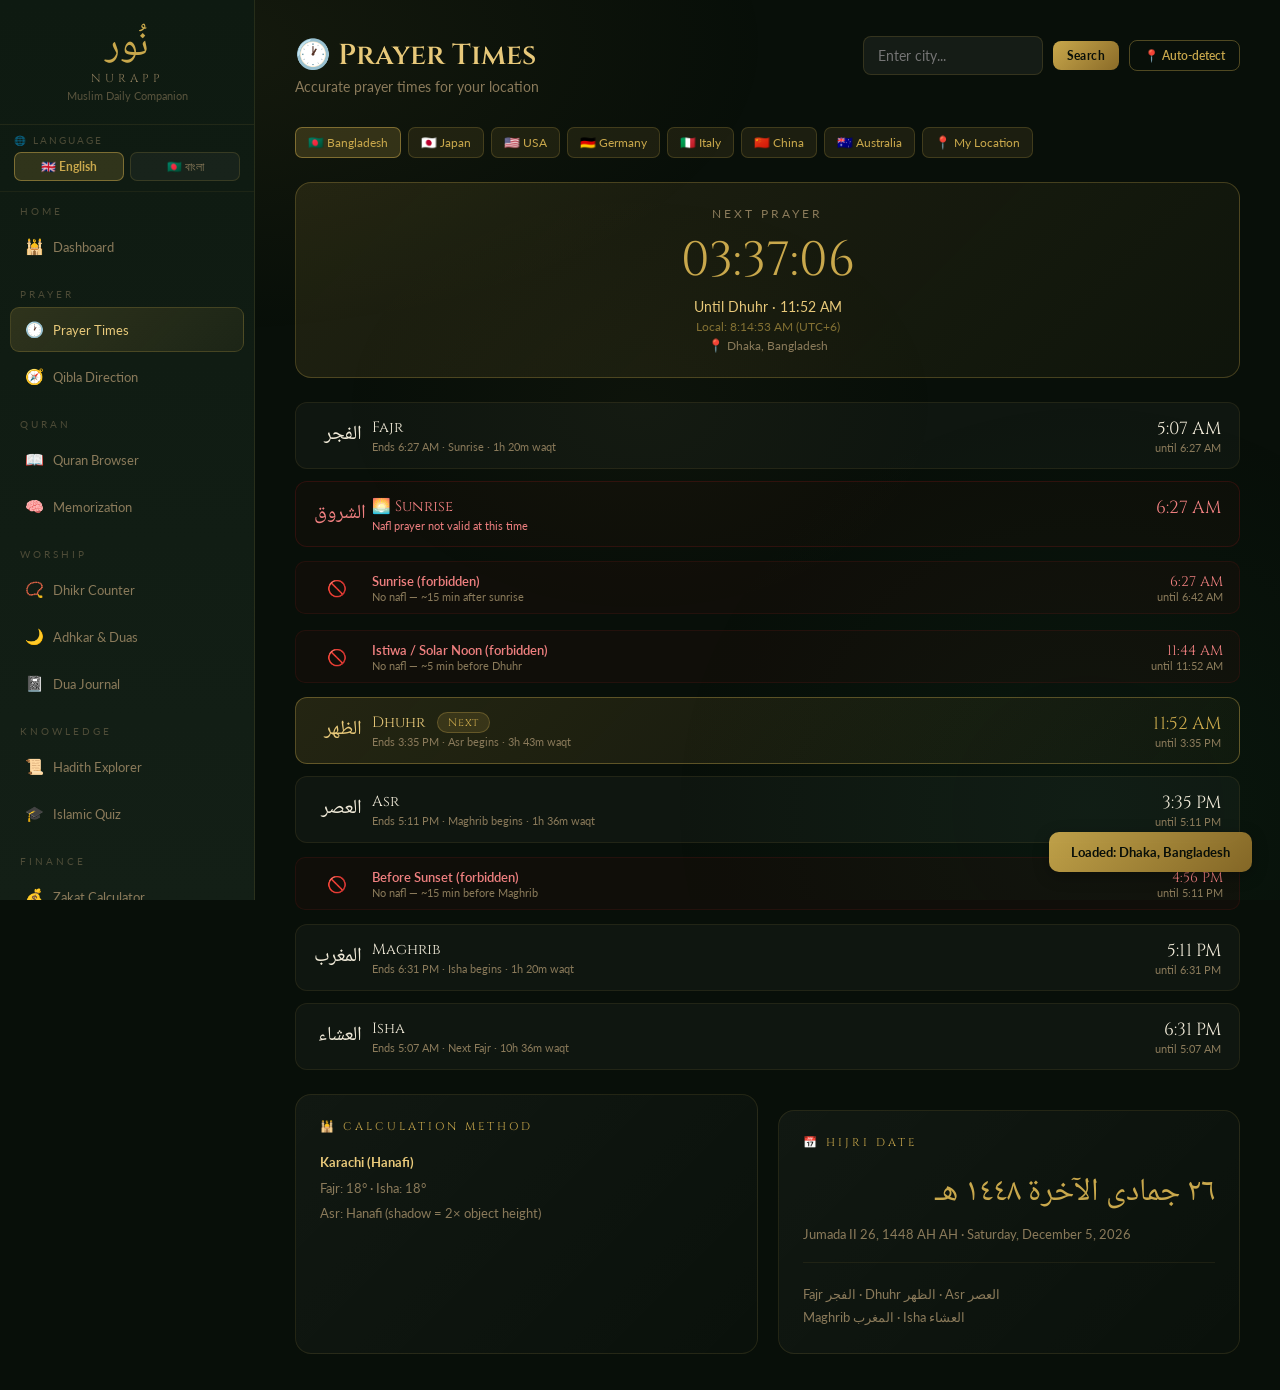
<file: prayer.html>
<!DOCTYPE html>
<html lang="en">
<head>
<meta charset="UTF-8"/><meta name="viewport" content="width=device-width,initial-scale=1"/>
<title>NurApp – Prayer Times</title>
<link rel="stylesheet" href="main.css"/>
</head>
<body>
<div class="layout">
  <div id="sidebar-root"></div>
  <main class="main">

    <div class="page-header">
      <div class="page-header-row">
        <div><div class="page-title">🕐 Prayer Times</div><div class="page-sub">Accurate prayer times for your location</div></div>
        <div style="display:flex;gap:10px;align-items:center;flex-wrap:wrap">
          <input id="city-in" type="text" placeholder="Enter city..." style="width:180px" onkeydown="if(event.key==='Enter')searchCity()"/>
          <button class="btn-gold btn-sm" onclick="searchCity()">Search</button>
          <button class="btn-outline btn-sm" onclick="detectLocation()">📍 Auto-detect</button>
        </div>
      </div>
    </div>

    <!-- Country quick tabs -->
    <div style="display:flex;gap:7px;overflow-x:auto;margin-bottom:20px;padding-bottom:4px;-webkit-overflow-scrolling:touch;scrollbar-width:none" id="country-tabs">
      <button class="btn-icon ctab" id="ctab-bd"  onclick="setCountry('Bangladesh',23.8103,90.4125,getRealUTCOffset('Asia/Dhaka'),'bd','karachi')"  style="flex-shrink:0;white-space:nowrap">🇧🇩 Bangladesh</button>
      <button class="btn-icon ctab" id="ctab-jp"  onclick="setCountry('Tokyo, Japan',35.6762,139.6503,getRealUTCOffset('Asia/Tokyo'),'jp')"   style="flex-shrink:0;white-space:nowrap">🇯🇵 Japan</button>
      <button class="btn-icon ctab" id="ctab-us"  onclick="setCountry('New York, USA',40.7128,-74.006,getRealUTCOffset('America/New_York'),'us')" style="flex-shrink:0;white-space:nowrap">🇺🇸 USA</button>
      <button class="btn-icon ctab" id="ctab-de"  onclick="setCountry('Berlin, Germany',52.52,13.405,getRealUTCOffset('Europe/Berlin'),'de')"   style="flex-shrink:0;white-space:nowrap">🇩🇪 Germany</button>
      <button class="btn-icon ctab" id="ctab-it"  onclick="setCountry('Rome, Italy',41.9028,12.4964,getRealUTCOffset('Europe/Rome'),'it')"    style="flex-shrink:0;white-space:nowrap">🇮🇹 Italy</button>
      <button class="btn-icon ctab" id="ctab-cn"  onclick="setCountry('Beijing, China',39.9042,116.4074,getRealUTCOffset('Asia/Shanghai'),'cn')" style="flex-shrink:0;white-space:nowrap">🇨🇳 China</button>
      <button class="btn-icon ctab" id="ctab-au"  onclick="setCountry('Sydney, Australia',-33.8688,151.2093,getRealUTCOffset('Australia/Sydney'),'au','mwl')" style="flex-shrink:0;white-space:nowrap">🇦🇺 Australia</button>
      <button class="btn-icon ctab" id="ctab-auto" onclick="detectLocation()" style="flex-shrink:0;white-space:nowrap">📍 My Location</button>
    </div>

    <!-- Countdown -->
    <div class="card" style="margin-bottom:24px;text-align:center;background:linear-gradient(135deg,rgba(201,168,76,.12),rgba(201,168,76,.04));border-color:rgba(201,168,76,.28)">
      <div style="font-size:.72rem;letter-spacing:3px;color:var(--text-muted);text-transform:uppercase;margin-bottom:8px">NEXT PRAYER</div>
      <div style="font-family:'Cinzel',serif;font-size:3rem;color:var(--gold)" id="cd-timer">--:--:--</div>
      <div style="font-size:.9rem;color:var(--gold-light);margin-top:5px" id="cd-name">Calculating...</div>
      <div style="font-size:.75rem;color:rgba(201,168,76,.6);margin-top:4px" id="cd-localtime"></div>
      <div style="font-size:.78rem;color:var(--text-muted);margin-top:4px" id="cd-city"></div>
    </div>

    <!-- Prayer list -->
    <div id="prayer-list" style="display:flex;flex-direction:column;gap:12px;margin-bottom:24px"></div>



    <div class="g2">
      <div class="card">
        <div class="card-title">🕌 Calculation Method</div>
        <div style="font-size:.84rem;color:var(--text-muted);line-height:1.9" id="method-info">
          <strong style="color:var(--gold-light)">Karachi (Hanafi)</strong><br/>
          Fajr: 18° · Isha: 18°<br/>
          Asr: Hanafi (shadow = 2× object height)
        </div>
      </div>
      <div class="card">
        <div class="card-title">📅 Hijri Date</div>
        <div style="font-family:'Noto Naskh Arabic',serif;font-size:2rem;color:var(--gold);direction:rtl;margin-bottom:6px" id="hijri-disp"></div>
        <div style="font-size:.84rem;color:var(--text-muted)" id="hijri-en-disp"></div>
        <hr/>
        <div style="font-size:.8rem;color:var(--text-muted);line-height:1.8">
          Fajr الفجر · Dhuhr الظهر · Asr العصر<br/>
          Maghrib المغرب · Isha العشاء
        </div>
      </div>
    </div>

  </main>
</div>
<script src="shared.js"></script>
<script>
document.getElementById('sidebar-root').innerHTML = renderSidebar('prayer.html');
const hd = getHijriStr();
document.getElementById('hijri-disp').textContent = hd.ar;
document.getElementById('hijri-en-disp').textContent = hd.en + ' · ' + new Date().toLocaleDateString('en-US',{weekday:'long',year:'numeric',month:'long',day:'numeric'});

// State — tz is the UTC offset in hours (number), null = use browser local
let _lat = 23.8103, _lng = 90.4125, _city = 'Dhaka, Bangladesh', _tz = 6, _method = 'karachi';
let _cdInterval;

function highlightTab(tabId){
  document.querySelectorAll('.ctab').forEach(b=>{
    b.style.background=''; b.style.borderColor=''; b.style.color='';
  });
  if(tabId){
    const tab = document.getElementById('ctab-'+tabId);
    if(tab){ tab.style.background='rgba(201,168,76,.2)'; tab.style.borderColor='rgba(201,168,76,.5)'; tab.style.color='var(--gold)'; }
  }
}

// setCountry(name, lat, lng, tz, tabId)
function setCountry(name, lat, lng, tz, tabId, method='mwl'){
  _lat=lat; _lng=lng; _city=name; _tz=tz; _method=method;
  _activeTZ = tz;
  highlightTab(tabId);
  renderPrayers();
  startCountdown();
  showToast('Loaded: '+name);
}

function renderPrayers(){
  const all   = calcPrayerTimes(_lat, _lng, _tz, _method);
  const main  = all.filter(p => !p.name.startsWith('_'));
  const five  = main.filter(p => p.name !== 'Sunrise');
  const nextP = getNextPrayer(five);
  const now   = new Date();
  document.getElementById('cd-city').textContent = '📍 ' + _city;
  // Update method info
  const mi = document.getElementById('method-info');
  if(mi) mi.innerHTML = _method === 'mwl'
    ? '<strong style="color:var(--gold-light)">Muslim World League (Hanafi)</strong><br/>Fajr: 18° · Isha: 17°<br/>Asr: Hanafi (shadow = 2× object height)'
    : '<strong style="color:var(--gold-light)">Karachi (Hanafi)</strong><br/>Fajr: 18° · Isha: 18°<br/>Asr: Hanafi (shadow = 2× object height)';
  const activeWaqt = five.find(p => now >= p.time && now < p.end) || null;

  // Get forbidden times and insert them at the correct chronological position
  const forbidden = all.filter(p=>p.name.startsWith('_forbidden'));

  // Build a combined sorted list of prayers + forbidden windows
  // Each forbidden time has a .start; each prayer has a .time
  const combined = [
    ...main.map(p=>({...p, sortTime: p.time, isForbidden:false})),
    ...forbidden.map(f=>({...f, sortTime: f.start, isForbidden:true}))
  ].sort((a,b)=> a.sortTime - b.sortTime);

  document.getElementById('prayer-list').innerHTML = combined.map(item => {
    // ── Forbidden time row ─────────────────────────────────────────────
    if(item.isForbidden){
      const isNow = now>=item.start && now<item.end;
      const desc = item.label.includes('Sunrise') ? 'No nafl — ~15 min after sunrise'
                 : item.label.includes('Noon')    ? 'No nafl — ~5 min before Dhuhr'
                 :                                  'No nafl — ~15 min before Maghrib';
      return `<div style="display:flex;justify-content:space-between;align-items:center;padding:10px 16px;border-radius:10px;background:${isNow?'rgba(122,26,26,.22)':'rgba(122,26,26,.07)'};border:1px solid ${isNow?'rgba(122,26,26,.55)':'rgba(122,26,26,.2)'};gap:10px;margin:2px 0">
        <div style="display:flex;align-items:center;gap:10px">
          <div style="font-size:1rem;width:50px;text-align:center;flex-shrink:0">🚫</div>
          <div>
            <div style="font-size:.82rem;color:#f08080;font-weight:600">${item.label.replace('🚫 ','')}${isNow?' <span style="font-size:.66rem;background:rgba(122,26,26,.4);padding:1px 7px;border-radius:10px">NOW</span>':''}</div>
            <div style="font-size:.68rem;color:var(--text-muted);margin-top:1px">${desc}</div>
          </div>
        </div>
        <div style="text-align:right;flex-shrink:0">
          <div style="font-size:.88rem;color:#f08080;font-family:'Cinzel',serif">${fmt12(item.start)}</div>
          <div style="font-size:.66rem;color:var(--text-muted)">until ${fmt12(item.end)}</div>
        </div>
      </div>`;
    }

    // ── Prayer row ─────────────────────────────────────────────────────
    const p = item;
    const isSunrise = p.name === 'Sunrise';
    const isNext    = !isSunrise && nextP && p.name === nextP.name;
    const isActive  = !isSunrise && activeWaqt && p.name === activeWaqt.name;

    const bg     = isActive  ? 'linear-gradient(135deg,rgba(26,92,58,.2),rgba(26,92,58,.06))'
                 : isNext    ? 'linear-gradient(135deg,rgba(201,168,76,.15),rgba(201,168,76,.04))'
                 : isSunrise ? 'rgba(122,26,26,.06)'
                 : 'rgba(255,255,255,.03)';
    const border = isActive  ? 'rgba(26,92,58,.5)'
                 : isNext    ? 'rgba(201,168,76,.38)'
                 : isSunrise ? 'rgba(122,26,26,.3)'
                 : 'rgba(201,168,76,.1)';
    const nameCol= isActive  ? '#6fdea0'
                 : isNext    ? 'var(--gold-light)'
                 : isSunrise ? '#f08080'
                 : 'var(--text-light)';
    const badge  = isActive ? '<span class="badge badge-green" style="margin-left:8px">🟢 Active</span>'
                 : isNext   ? '<span class="badge badge-gold"  style="margin-left:8px">Next</span>'
                 : '';

    let progressBar = '';
    if(isActive && p.end){
      const pct=Math.min(((now-p.time)/(p.end-p.time))*100,100);
      const rem=p.end-now, rh=Math.floor(rem/3600000), rm=Math.floor((rem%3600000)/60000);
      progressBar=`<div style="margin-top:9px">
        <div style="display:flex;justify-content:space-between;font-size:.66rem;color:var(--text-muted);margin-bottom:3px">
          <span>Elapsed</span><span style="color:#6fdea0">${rh}h ${rm}m left</span>
        </div>
        <div style="height:3px;background:rgba(255,255,255,.07);border-radius:2px;overflow:hidden">
          <div style="height:100%;width:${pct.toFixed(1)}%;background:linear-gradient(90deg,#2a7a50,#6fdea0);border-radius:2px"></div>
        </div></div>`;
    }

    let dur='';
    if(!isSunrise && p.end){
      const ms=p.end-p.time, dh=Math.floor(ms/3600000), dm=Math.floor((ms%3600000)/60000);
      dur=dh>0?`${dh}h ${dm}m`:`${dm}m`;
    }

    return `<div style="padding:14px 18px;border-radius:12px;background:${bg};border:1px solid ${border}">
      <div style="display:flex;justify-content:space-between;align-items:flex-start;gap:10px">
        <div style="display:flex;align-items:center;gap:10px">
          <div style="font-family:'Noto Naskh Arabic',serif;font-size:1.25rem;color:${nameCol};width:48px;text-align:right;flex-shrink:0">${p.ar}</div>
          <div>
            <div style="font-family:'Cinzel',serif;font-size:.93rem;color:${nameCol};display:flex;align-items:center;flex-wrap:wrap;gap:4px">
              ${isSunrise?'🌅':''} ${p.name}${badge}
            </div>
            ${isSunrise
              ? `<div style="font-size:.68rem;color:#f08080;margin-top:2px">Nafl prayer not valid at this time</div>`
              : p.end ? `<div style="font-size:.68rem;color:var(--text-muted);margin-top:2px">Ends ${fmt12(p.end)} · ${p.endLabel}${dur?' · '+dur+' waqt':''}</div>` : ''
            }
          </div>
        </div>
        <div style="text-align:right;flex-shrink:0">
          <div style="font-family:'Cinzel',serif;font-size:1.1rem;color:${isActive?'#6fdea0':isNext?'var(--gold)':nameCol}">${fmt12(p.time)}</div>
          ${!isSunrise&&p.end?`<div style="font-size:.7rem;color:var(--text-muted)">until ${fmt12(p.end)}</div>`:''}
        </div>
      </div>${progressBar}
    </div>`;
  }).join('');
}

function startCountdown(){
  clearInterval(_cdInterval);
  // Cache prayer list — recalculate only every 60s, not every second
  let _pCache=null, _pCacheTime=0;
  function getPrayers(){
    const now=Date.now();
    if(!_pCache||now-_pCacheTime>60000){
      _pCache=calcPrayerTimes(_lat,_lng,_tz,_method).filter(p=>!p.name.startsWith('_')&&p.name!=='Sunrise');
      _pCacheTime=now;
    }
    return _pCache;
  }
  function tick(){
    const next=getNextPrayer(getPrayers());
    if(!next) return;
    const diff=next.time-new Date(), abs=Math.abs(diff);
    const hh=Math.floor(abs/3600000),mm=Math.floor((abs%3600000)/60000),ss=Math.floor((abs%60000)/1000);
    document.getElementById('cd-timer').textContent=
      String(hh).padStart(2,'0')+':'+String(mm).padStart(2,'0')+':'+String(ss).padStart(2,'0');
    document.getElementById('cd-name').textContent='Until '+next.name+' · '+fmt12(next.time);
    if(_tz!==null){
      const loc=new Date(Date.now()+_tz*3600000);
      const lh=loc.getUTCHours(),lm=loc.getUTCMinutes(),ls=loc.getUTCSeconds();
      const la=lh>=12?'PM':'AM',lhd=lh%12||12;
      document.getElementById('cd-localtime').textContent=
        'Local: '+lhd+':'+String(lm).padStart(2,'0')+':'+String(ls).padStart(2,'0')+' '+la+' (UTC'+((_tz>=0)?'+':'')+_tz+')';
    } else {
      document.getElementById('cd-localtime').textContent='';
    }
  }
  tick();
  _cdInterval=setInterval(tick,1000);
}

function detectLocation(){
  if(!navigator.geolocation){ showToast('Geolocation not supported'); return; }
  showToast('Detecting location...');
  navigator.geolocation.getCurrentPosition(async pos=>{
    _lat = pos.coords.latitude;
    _lng = pos.coords.longitude;
    _tz  = null;
    _activeTZ = null;
    _method = 'mwl'; // default; will be updated by reverse geocode
    _city = `${_lat.toFixed(3)}°, ${_lng.toFixed(3)}°`;
    // Reverse geocode to determine country
    try{
      const r = await fetch(`https://nominatim.openstreetmap.org/reverse?lat=${_lat}&lon=${_lng}&format=json&addressdetails=1`);
      const d = await r.json();
      if(d && d.address){
        const cc    = (d.address.country_code||'').toLowerCase();
        const state = d.address.state || d.address.region || '';
        const res   = getMethodAndTZForCountry(cc, state);
        _method     = res.method;
        _tz         = res.tz;
        _activeTZ   = res.tz;
        _city       = (d.display_name||'').split(',').slice(0,2).join(', ');
      }
    } catch(e){ /* silent fail — use defaults */ }
    highlightTab('auto');
    renderPrayers();
    startCountdown();
    showToast('Location detected ✓');
  }, ()=>{
    showToast('Could not get location — using Dhaka default');
  });
}

// Countries using Karachi method (Fajr 18°, Isha 18°)
// All others use MWL (Fajr 18°, Isha 17°)
const KARACHI_COUNTRIES = ['bd'];

// IANA timezone per country code — used with getRealUTCOffset() for DST-correct offsets
const COUNTRY_IANA_MAP = {
  'au':'Australia/Sydney','jp':'Asia/Tokyo','us':'America/New_York',
  'de':'Europe/Berlin','it':'Europe/Rome','cn':'Asia/Shanghai',
  'bd':'Asia/Dhaka','gb':'Europe/London','fr':'Europe/Paris',
  'sa':'Asia/Riyadh','ae':'Asia/Dubai','pk':'Asia/Karachi',
  'in':'Asia/Kolkata','my':'Asia/Kuala_Lumpur','id':'Asia/Jakarta',
  'tr':'Europe/Istanbul','eg':'Africa/Cairo','ng':'Africa/Lagos',
  'za':'Africa/Johannesburg','ca':'America/Toronto','br':'America/Sao_Paulo',
  'mx':'America/Mexico_City','ar':'America/Argentina/Buenos_Aires',
  'nz':'Pacific/Auckland','sg':'Asia/Singapore','th':'Asia/Bangkok',
  'ph':'Asia/Manila','kr':'Asia/Seoul','kw':'Asia/Kuwait',
  'qa':'Asia/Qatar','bh':'Asia/Bahrain','om':'Asia/Muscat',
  'jo':'Asia/Amman','lb':'Asia/Beirut','iq':'Asia/Baghdad',
  'ir':'Asia/Tehran','ma':'Africa/Casablanca','tn':'Africa/Tunis',
  'dz':'Africa/Algiers','ly':'Africa/Tripoli','sd':'Africa/Khartoum',
  'so':'Africa/Mogadishu','et':'Africa/Addis_Ababa','ke':'Africa/Nairobi',
  'ug':'Africa/Kampala','cm':'Africa/Douala','sn':'Africa/Dakar',
  'gh':'Africa/Accra','ru':'Europe/Moscow','nl':'Europe/Amsterdam',
  'be':'Europe/Brussels','ch':'Europe/Zurich','at':'Europe/Vienna',
  'se':'Europe/Stockholm','no':'Europe/Oslo','dk':'Europe/Copenhagen',
  'fi':'Europe/Helsinki','pl':'Europe/Warsaw','es':'Europe/Madrid',
  'pt':'Europe/Lisbon','gr':'Europe/Athens','ro':'Europe/Bucharest',
  'hu':'Europe/Budapest','cz':'Europe/Prague','sk':'Europe/Bratislava',
  'bg':'Europe/Sofia','hr':'Europe/Zagreb','rs':'Europe/Belgrade',
  'ua':'Europe/Kyiv','by':'Europe/Minsk','lv':'Europe/Riga',
  'lt':'Europe/Vilnius','ee':'Europe/Tallinn',
};

// For Australia, derive IANA name from state (handles multiple timezones)
function getAustraliaIANA(stateName){
  const s = (stateName||'').toLowerCase();
  if(s.includes('western'))                                   return 'Australia/Perth';
  if(s.includes('south australia'))                           return 'Australia/Adelaide';
  if(s.includes('northern'))                                  return 'Australia/Darwin';
  if(s.includes('queensland'))                                return 'Australia/Brisbane';
  return 'Australia/Sydney'; // NSW, VIC, TAS, ACT, default
}

function getMethodAndTZForCountry(countryCode, stateName){
  const cc = (countryCode||'').toLowerCase();
  const method = KARACHI_COUNTRIES.includes(cc) ? 'karachi' : 'mwl';
  let iana = cc === 'au' ? getAustraliaIANA(stateName) : (COUNTRY_IANA_MAP[cc] || null);
  // getRealUTCOffset is defined in shared.js — gives DST-correct current offset
  const tz = iana ? getRealUTCOffset(iana) : null;
  return {method, tz};
}

async function searchCity(){
  const q = document.getElementById('city-in').value.trim();
  if(!q) return;
  try{
    // Use address details to get country code
    const r = await fetch(`https://nominatim.openstreetmap.org/search?q=${encodeURIComponent(q)}&format=json&limit=1&addressdetails=1`);
    const d = await r.json();
    if(d.length){
      _lat = parseFloat(d[0].lat);
      _lng = parseFloat(d[0].lon);
      // Determine method + tz from country
      const addr = d[0].address || {};
      const cc   = (addr.country_code || '').toLowerCase();
      const state= addr.state || addr.region || '';
      const {method, tz} = getMethodAndTZForCountry(cc, state);
      _method   = method;
      _tz       = tz;       // explicit tz if known, null = browser tz fallback
      _activeTZ = tz;
      _city = (d[0].display_name||'').split(',').slice(0,2).join(', ');
      document.querySelectorAll('.ctab').forEach(b=>{b.style.background='';b.style.borderColor='';b.style.color='';});
      renderPrayers(); startCountdown();
      showToast('Loaded: '+_city+' ['+method.toUpperCase()+']');
    } else showToast('City not found');
  } catch(e){ showToast('Search error – check connection'); }
}

// Boot: show Bangladesh by default, then check geolocation permission
setCountry('Dhaka, Bangladesh', 23.8103, 90.4125, getRealUTCOffset('Asia/Dhaka'), 'bd', 'karachi');

// Check permission state without triggering a prompt
if(navigator.permissions){
  navigator.permissions.query({name:'geolocation'}).then(r=>{
    if(r.state==='granted') detectLocation();
    // if 'prompt' or 'denied' — user must tap the button
  }).catch(()=>{ /* permissions API not supported — don't auto-request */ });
}
// If permissions API not available, don't auto-request either
</script>
</body>
</html>
</file>
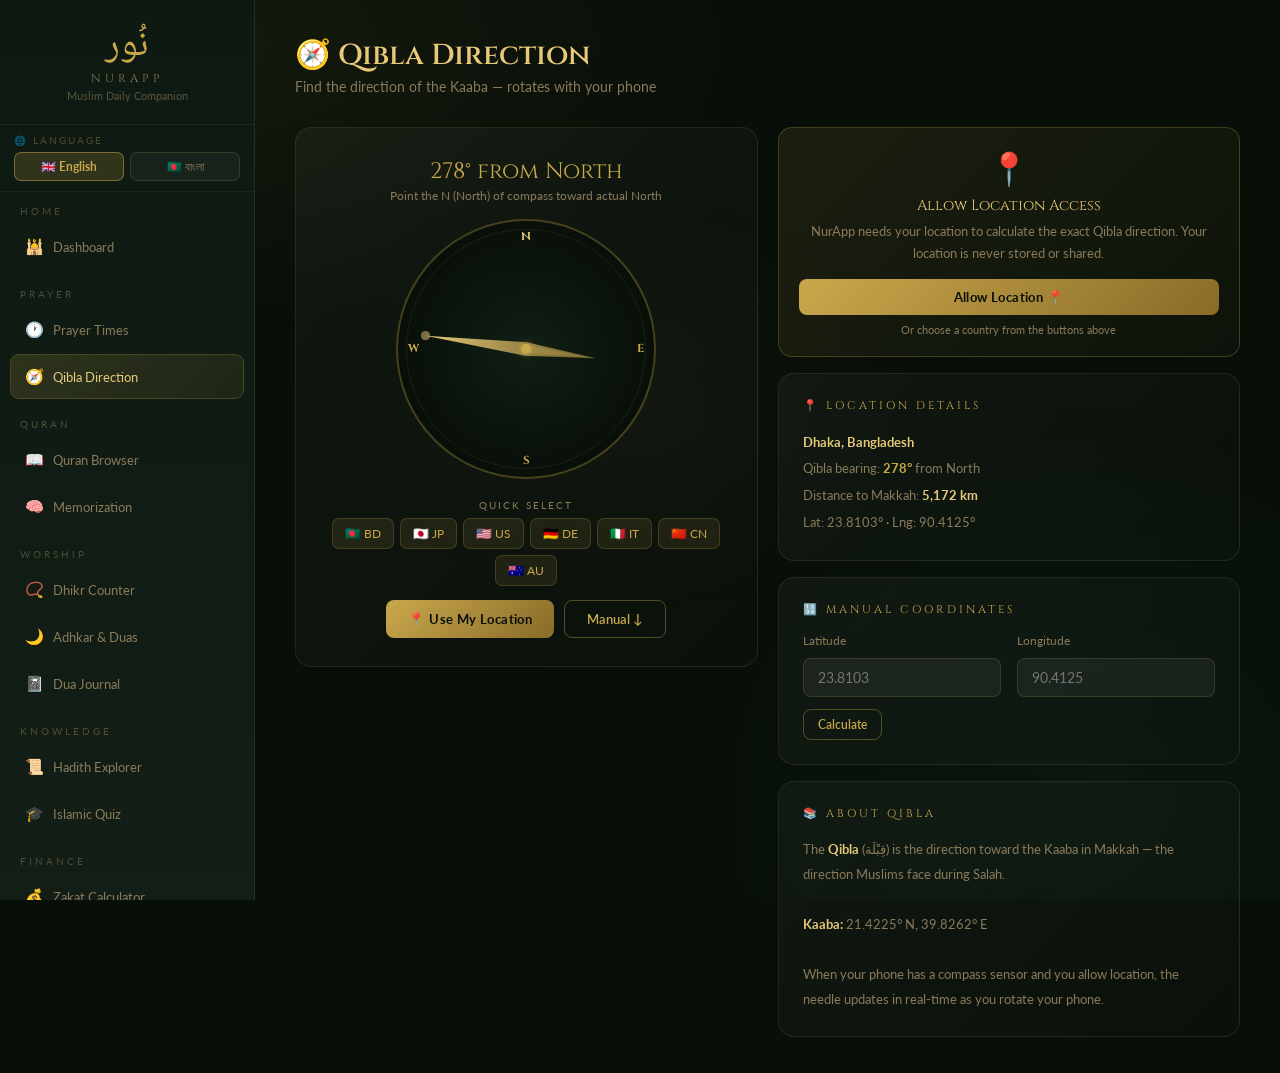
<file: qibla.html>
<!DOCTYPE html>
<html lang="en">
<head>
<meta charset="UTF-8"/><meta name="viewport" content="width=device-width,initial-scale=1"/>
<title>NurApp – Qibla</title>
<link rel="stylesheet" href="main.css"/>
<style>
.cpass-outer{
  width:260px;height:260px;
  position:relative;margin:0 auto;
}
@media(max-width:640px){.cpass-outer{width:220px;height:220px;}}
.cpass{
  width:100%;height:100%;border-radius:50%;
  position:relative;
  background:radial-gradient(circle,rgba(26,92,58,.12) 0%,rgba(8,15,9,.92) 70%);
  border:2px solid rgba(201,168,76,.32);
  transition:transform .1s linear;
  will-change:transform;
}
.cpass-ring{position:absolute;inset:8px;border-radius:50%;border:1px solid rgba(201,168,76,.1);}
.cdir{position:absolute;font-family:'Cinzel',serif;font-size:.72rem;font-weight:700;line-height:1;}
.cdir.N{top:10px;left:50%;transform:translateX(-50%);color:#e8c97a;}
.cdir.S{bottom:10px;left:50%;transform:translateX(-50%);color:var(--gold);}
.cdir.E{right:10px;top:50%;transform:translateY(-50%);color:var(--gold);}
.cdir.W{left:10px;top:50%;transform:translateY(-50%);color:var(--gold);}
.needle-host{position:absolute;top:0;left:0;width:100%;height:100%;pointer-events:none;}
.cdot{
  position:absolute;top:50%;left:50%;
  width:10px;height:10px;border-radius:50%;
  background:var(--gold);transform:translate(-50%,-50%);
  box-shadow:0 0 6px rgba(201,168,76,.8);z-index:3;
}
.perm-card{
  background:linear-gradient(135deg,rgba(201,168,76,.1),rgba(201,168,76,.03));
  border:1px solid rgba(201,168,76,.25);border-radius:14px;
  padding:20px;text-align:center;margin-bottom:16px;
}
.sensor-badge{
  display:inline-flex;align-items:center;gap:5px;
  font-size:.7rem;padding:3px 10px;border-radius:20px;margin-top:6px;
  background:rgba(26,92,58,.2);border:1px solid rgba(26,92,58,.4);color:#6fdea0;
}
</style>
</head>
<body>
<div class="layout">
  <div id="sidebar-root"></div>
  <main class="main">
    <div class="page-header">
      <div class="page-title">🧭 Qibla Direction</div>
      <div class="page-sub">Find the direction of the Kaaba — rotates with your phone</div>
    </div>

    <div class="g2">
      <div>
        <div class="card" style="text-align:center;padding:28px 20px">
          <div style="font-family:'Cinzel',serif;font-size:1.4rem;color:var(--gold);margin-bottom:2px" id="qibla-deg">—°</div>
          <div style="font-size:.78rem;color:var(--text-muted);margin-bottom:4px" id="qibla-sub">Select a country or allow location</div>
          <div id="compass-status" style="margin-bottom:16px"></div>

          <div class="cpass-outer" style="margin-bottom:20px">
            <!-- .cpass rotates with the heading so N always faces true North -->
            <div class="cpass" id="compass-rose">
              <div class="cpass-ring"></div>
              <div class="cdir N">N</div>
              <div class="cdir S">S</div>
              <div class="cdir E">E</div>
              <div class="cdir W">W</div>
            </div>
            <!-- needle-canvas is outside .cpass so it does NOT rotate with the rose -->
            <canvas class="needle-host" id="needle-canvas" style="position:absolute;top:0;left:0;width:100%;height:100%;pointer-events:none;"></canvas>
            <div class="cdot" style="position:absolute;top:50%;left:50%;"></div>
          </div>

          <div style="margin-bottom:14px">
            <div style="font-size:.62rem;color:var(--text-muted);letter-spacing:2px;text-transform:uppercase;margin-bottom:7px">Quick Select</div>
            <div style="display:flex;gap:6px;flex-wrap:wrap;justify-content:center">
              <button class="btn-icon" onclick="qiblaFor('Bangladesh',23.8103,90.4125)">🇧🇩 BD</button>
              <button class="btn-icon" onclick="qiblaFor('Japan',35.6762,139.6503)">🇯🇵 JP</button>
              <button class="btn-icon" onclick="qiblaFor('USA',40.7128,-74.006)">🇺🇸 US</button>
              <button class="btn-icon" onclick="qiblaFor('Germany',52.52,13.405)">🇩🇪 DE</button>
              <button class="btn-icon" onclick="qiblaFor('Italy',41.9028,12.4964)">🇮🇹 IT</button>
              <button class="btn-icon" onclick="qiblaFor('China',39.9042,116.4074)">🇨🇳 CN</button>
              <button class="btn-icon" onclick="qiblaFor('Australia',-33.8688,151.2093)">🇦🇺 AU</button>
            </div>
          </div>

          <div style="display:flex;gap:10px;justify-content:center;flex-wrap:wrap">
            <button class="btn-gold" id="loc-btn" onclick="requestLocation()">📍 Use My Location</button>
            <button class="btn-outline" id="compass-btn" onclick="requestCompassPermission()" style="display:none">🧭 Enable Compass</button>
            <button class="btn-outline" onclick="document.getElementById('manual-sec').scrollIntoView({behavior:'smooth'})">Manual ↓</button>
          </div>
        </div>
      </div>

      <div>
        <!-- Permission prompt -->
        <div class="perm-card" id="perm-prompt">
          <div style="font-size:2rem;margin-bottom:8px">📍</div>
          <div style="font-family:'Cinzel',serif;font-size:.92rem;color:var(--gold-light);margin-bottom:6px">Allow Location Access</div>
          <div style="font-size:.8rem;color:var(--text-muted);line-height:1.7;margin-bottom:14px">NurApp needs your location to calculate the exact Qibla direction. Your location is never stored or shared.</div>
          <button class="btn-gold" id="perm-btn" onclick="requestLocation()" style="width:100%;margin-bottom:8px">Allow Location 📍</button>
          <div style="font-size:.7rem;color:var(--text-muted)">Or choose a country from the buttons above</div>
        </div>

        <div class="card" style="margin-bottom:16px">
          <div class="card-title">📍 Location Details</div>
          <div id="loc-details" style="font-size:.84rem;color:var(--text-muted);line-height:2">
            Showing Dhaka, Bangladesh by default.
          </div>
        </div>

        <div class="card" id="manual-sec" style="margin-bottom:16px">
          <div class="card-title">🔢 Manual Coordinates</div>
          <div class="form-row" style="margin-bottom:12px">
            <div class="form-group"><label>Latitude</label><input id="m-lat" type="number" step="0.0001" placeholder="23.8103"/></div>
            <div class="form-group"><label>Longitude</label><input id="m-lng" type="number" step="0.0001" placeholder="90.4125"/></div>
          </div>
          <button class="btn-outline btn-sm" onclick="manualQibla()">Calculate</button>
        </div>

        <div class="card">
          <div class="card-title">📚 About Qibla</div>
          <div style="font-size:.82rem;color:var(--text-muted);line-height:1.9">
            The <strong style="color:var(--gold-light)">Qibla</strong> (قِبْلَة) is the direction toward the Kaaba in Makkah — the direction Muslims face during Salah.<br/><br/>
            <strong style="color:var(--gold-light)">Kaaba:</strong> 21.4225° N, 39.8262° E<br/><br/>
            When your phone has a compass sensor and you allow location, the needle updates in real-time as you rotate your phone.
          </div>
        </div>
      </div>
    </div>
  </main>
</div>
<script src="shared.js"></script>
<script>
document.getElementById('sidebar-root').innerHTML = renderSidebar('qibla.html');

// ── Canvas setup ─────────────────────────────────────────────────────────
const canvas = document.getElementById('needle-canvas');
const cpass  = document.querySelector('.cpass-outer');
let displayAngle = 291; // Dhaka default
let targetAngle  = 291;
let rafId = null;

function resizeCanvas(){
  var size = cpass.offsetWidth || (cpass.getBoundingClientRect ? cpass.getBoundingClientRect().width : 0) || 220;
  if(size < 20) size = 220;
  canvas.width = canvas.height = Math.round(size);
  drawNeedle(displayAngle);
}

function drawNeedle(deg){
  const s = canvas.width, cx = s/2, cy = s/2;
  const tip  = s * 0.39;
  const tail = s * 0.27;
  const hw   = s * 0.026;
  const r    = deg * Math.PI / 180;
  const tx = cx + tip  * Math.sin(r), ty = cy - tip  * Math.cos(r);
  const bx = cx - tail * Math.sin(r), by = cy + tail * Math.cos(r);
  const px =  Math.cos(r) * hw,       py =  Math.sin(r) * hw;
  const ctx = canvas.getContext('2d');
  ctx.clearRect(0, 0, s, s);

  // Gold tip half
  const g = ctx.createLinearGradient(bx,by,tx,ty);
  g.addColorStop(0,'rgba(201,168,76,.45)');
  g.addColorStop(1,'#e8c97a');
  ctx.beginPath();
  ctx.moveTo(tx,ty);
  ctx.lineTo(cx+px, cy+py);
  ctx.lineTo(bx,by);
  ctx.lineTo(cx-px, cy-py);
  ctx.closePath();
  ctx.fillStyle = g;
  ctx.fill();

  // Tail: dim gold
  const g2 = ctx.createLinearGradient(tx,ty,bx,by);
  g2.addColorStop(0,'rgba(201,168,76,.12)');
  g2.addColorStop(1,'rgba(201,168,76,.35)');
  ctx.beginPath();
  ctx.moveTo(bx,by);
  ctx.lineTo(cx+px, cy+py);
  ctx.lineTo(tx,ty); // won't show, just close path
  ctx.lineTo(cx-px, cy-py);
  // Actually draw a separate tail triangle
  ctx.clearRect(0,0,0,0); // noop — use separate path
  ctx.beginPath();
  ctx.moveTo(bx,by);
  ctx.lineTo(cx+px*0.6, cy+py*0.6);
  ctx.lineTo(cx-px*0.6, cy-py*0.6);
  ctx.closePath();
  ctx.fillStyle='rgba(201,168,76,.3)';
  ctx.fill();

  // Tip glow dot
  ctx.beginPath();
  ctx.arc(tx, ty, s*0.018, 0, Math.PI*2);
  ctx.fillStyle='rgba(232,201,122,.5)';
  ctx.fill();
}

function animStep(){
  let d = targetAngle - displayAngle;
  while(d >  180) d -= 360;
  while(d < -180) d += 360;
  if(Math.abs(d) < 0.4){
    displayAngle = targetAngle;
    drawNeedle(displayAngle);
    rafId = null;
    return;
  }
  displayAngle += d * 0.14;
  drawNeedle(displayAngle);
  rafId = requestAnimationFrame(animStep);
}

function rotateTo(angle){
  targetAngle = ((angle % 360) + 360) % 360;
  if(rafId) cancelAnimationFrame(rafId);
  rafId = requestAnimationFrame(animStep);
}

window.addEventListener('resize', resizeCanvas, {passive:true});
setTimeout(resizeCanvas, 60);
setTimeout(resizeCanvas, 300);
setTimeout(resizeCanvas, 800);

// ── Qibla calculation ─────────────────────────────────────────────────────
function calcQibla(lat,lng){
  const mLat=21.4225*Math.PI/180, mLng=39.8262*Math.PI/180;
  const uLat=lat*Math.PI/180,     uLng=lng*Math.PI/180;
  const dL=mLng-uLng;
  const y=Math.sin(dL)*Math.cos(mLat);
  const x=Math.cos(uLat)*Math.sin(mLat)-Math.sin(uLat)*Math.cos(mLat)*Math.cos(dL);
  return ((Math.atan2(y,x)*180/Math.PI)+360)%360;
}
function haversine(la1,lo1,la2,lo2){
  const R=6371,dL=(la2-la1)*Math.PI/180,dO=(lo2-lo1)*Math.PI/180;
  const a=Math.sin(dL/2)**2+Math.cos(la1*Math.PI/180)*Math.cos(la2*Math.PI/180)*Math.sin(dO/2)**2;
  return R*2*Math.atan2(Math.sqrt(a),Math.sqrt(1-a));
}

// ── State ─────────────────────────────────────────────────────────────────
let qiblaAngle = 291;   // Qibla bearing from North (fixed per location)
let headingOffset = 0;  // Phone compass heading — subtracted so needle = Qibla - phone_heading
let usingCompass = false;

function updateNeedle(){
  if(usingCompass){
    // Rotate the compass ROSE counter-clockwise by the heading,
    // so the N label always points to true geographic North on screen.
    const rose = document.getElementById('compass-rose');
    if(rose) rose.style.transform = `rotate(${-headingOffset}deg)`;
    // The needle always points to the Qibla bearing (fixed in geographic space).
    // Since the rose already rotates to show true North, the needle only needs
    // to point at the Qibla bearing — no subtraction needed.
    rotateTo(qiblaAngle);
  } else {
    // No compass: show static bearing from North; rose stays upright.
    const rose = document.getElementById('compass-rose');
    if(rose) rose.style.transform = '';
    rotateTo(qiblaAngle);
  }
}

function showDetails(lat,lng,label){
  const dist=haversine(lat,lng,21.4225,39.8262);
  document.getElementById('loc-details').innerHTML=`
    <strong style="color:var(--gold-light)">${label}</strong><br/>
    Qibla bearing: <strong style="color:var(--gold)">${Math.round(qiblaAngle)}°</strong> from North<br/>
    Distance to Makkah: <strong style="color:var(--gold-light)">${Math.round(dist).toLocaleString()} km</strong><br/>
    Lat: ${lat.toFixed(4)}° · Lng: ${lng.toFixed(4)}°`;
  document.getElementById('qibla-deg').textContent = `${Math.round(qiblaAngle)}° from North`;
  document.getElementById('qibla-sub').textContent = usingCompass
    ? 'Needle rotates with your phone ↻'
    : 'Point the N (North) of compass toward actual North';
}

function qiblaFor(name,lat,lng){
  qiblaAngle = calcQibla(lat,lng);
  updateNeedle();
  showDetails(lat,lng,name);
}

// ── Device orientation (real compass) ─────────────────────────────────────
var lastHeadingUpdate = 0;
var compassListenerAdded = false;

function handleOrientation(e){
  var now = Date.now();
  if(now - lastHeadingUpdate < 80) return; // ~12fps
  lastHeadingUpdate = now;

  var heading = null;

  // iOS: webkitCompassHeading is degrees clockwise from magnetic North
  if(typeof e.webkitCompassHeading === 'number' && e.webkitCompassHeading >= 0){
    heading = e.webkitCompassHeading;
  }
  // Android absolute orientation
  else if(e.absolute === true && e.alpha != null){
    heading = (360 - e.alpha) % 360;
  }
  // Android non-absolute fallback
  else if(e.alpha != null){
    heading = (360 - e.alpha) % 360;
  }

  if(heading === null) return;

  headingOffset = heading;
  if(!usingCompass){
    usingCompass = true;
    setCompassBadge(true);
    // Hide the "Enable Compass" button once it's working
    var cb = document.getElementById('compass-btn');
    if(cb) cb.style.display = 'none';
    // Update sub-text
    document.getElementById('qibla-sub').textContent = 'Needle rotates with your phone ↻';
  }
  updateNeedle();
}

function attachCompassListeners(){
  if(compassListenerAdded) return;
  compassListenerAdded = true;
  if('ondeviceorientationabsolute' in window){
    window.addEventListener('deviceorientationabsolute', handleOrientation, {passive:true});
  }
  window.addEventListener('deviceorientation', handleOrientation, {passive:true});
  // After 1.5s check if we actually got data
  setTimeout(function(){
    if(!usingCompass){
      setCompassBadge(false);
      // Re-show compass button so user can try again
      var cb = document.getElementById('compass-btn');
      if(cb){ cb.style.display = 'inline-block'; cb.textContent = '🧭 Retry Compass'; }
    }
  }, 1500);
}

// Called from the "Enable Compass" button — MUST be triggered by direct user tap
function requestCompassPermission(){
  if(typeof DeviceOrientationEvent !== 'undefined' &&
     typeof DeviceOrientationEvent.requestPermission === 'function'){
    // iOS 13+ — must call from user gesture
    DeviceOrientationEvent.requestPermission()
      .then(function(state){
        if(state === 'granted'){
          attachCompassListeners();
        } else {
          setCompassBadge(false);
          showToast('Compass permission denied');
        }
      })
      .catch(function(err){
        // Some older iOS throw — try attaching anyway
        attachCompassListeners();
      });
  } else {
    // Android / non-iOS — no permission dialog needed
    attachCompassListeners();
  }
}

function startCompassListener(){
  // On iOS 13+, we CANNOT call requestPermission outside a user gesture.
  // So: if permission API exists, show a button for the user to tap.
  // On Android/other, we can attach directly.
  if(typeof DeviceOrientationEvent !== 'undefined' &&
     typeof DeviceOrientationEvent.requestPermission === 'function'){
    // iOS — show the compass enable button; the user must tap it
    var cb = document.getElementById('compass-btn');
    if(cb) cb.style.display = 'inline-block';
    setCompassBadge(false);
    document.getElementById('compass-status').innerHTML =
      '<span style="font-size:.68rem;color:var(--gold)">👆 Tap "Enable Compass" to activate live rotation</span>';
  } else {
    // Android / desktop — attach directly
    attachCompassListeners();
  }
}

function setCompassBadge(active){
  document.getElementById('compass-status').innerHTML = active
    ? '<span class="sensor-badge">🧲 Live compass active</span>'
    : '<span style="font-size:.68rem;color:var(--text-muted)">No compass sensor detected</span>';
}

// ── Location permission ───────────────────────────────────────────────────
function setPermBtn(text, disabled){
  const b1 = document.getElementById('loc-btn');
  const b2 = document.getElementById('perm-btn');
  [b1,b2].forEach(b=>{ if(b){ b.textContent=text; b.disabled=disabled; }});
}

function requestLocation(){
  if(!navigator.geolocation){
    showToast('Geolocation not supported on this device');
    return;
  }
  setPermBtn('Detecting...', true);
  navigator.geolocation.getCurrentPosition(
    pos=>{
      setPermBtn('📍 Use My Location', false);
      // Hide the prompt card
      const pp = document.getElementById('perm-prompt');
      if(pp) pp.style.display = 'none';
      const {latitude:lat, longitude:lng} = pos.coords;
      qiblaAngle = calcQibla(lat, lng);
      updateNeedle();
      showDetails(lat, lng, 'Your Location');
      showToast('Location found ✓');
      // Start compass after getting location
      startCompassListener();
    },
    err=>{
      setPermBtn('📍 Use My Location', false);
      const msgs = {
        1: 'Permission denied. Choose a country or enter coordinates.',
        2: 'Location unavailable. Try again.',
        3: 'Location request timed out.'
      };
      const pp = document.getElementById('perm-prompt');
      if(pp) pp.innerHTML=`<div style="font-size:.82rem;color:#f08080;padding:8px 0">
        📵 ${msgs[err.code]||'Location error.'}<br/>
        <span style="color:var(--text-muted)">Use the country buttons or manual coordinates below.</span>
      </div>`;
      showToast(msgs[err.code]||'Location error');
    },
    {timeout:12000, maximumAge:300000}
  );
}

function manualQibla(){
  const lat=parseFloat(document.getElementById('m-lat').value);
  const lng=parseFloat(document.getElementById('m-lng').value);
  if(isNaN(lat)||isNaN(lng)){ showToast('Enter valid coordinates'); return; }
  qiblaAngle = calcQibla(lat,lng);
  updateNeedle();
  showDetails(lat,lng,'Custom Location');
}

// ── Init ──────────────────────────────────────────────────────────────────
// Check if permission already granted — silently auto-detect
if(navigator.permissions){
  navigator.permissions.query({name:'geolocation'}).then(r=>{
    if(r.state==='granted'){
      document.getElementById('perm-prompt').style.display='none';
      requestLocation();
    } else if(r.state==='denied'){
      document.getElementById('perm-prompt').innerHTML=`
        <div style="font-size:.82rem;color:#f08080;padding:8px 0">
          📵 Location permission was denied in your browser settings.<br/>
          <span style="color:var(--text-muted)">Use the country buttons or enter coordinates manually.</span>
        </div>`;
    }
    // If 'prompt' — show the card as-is, wait for user tap
  }).catch(()=>{ /* permissions API unavailable — show prompt as-is */ });
}

// Default: Dhaka
qiblaFor('Dhaka, Bangladesh', 23.8103, 90.4125);
</script>
</body>
</html>
</file>
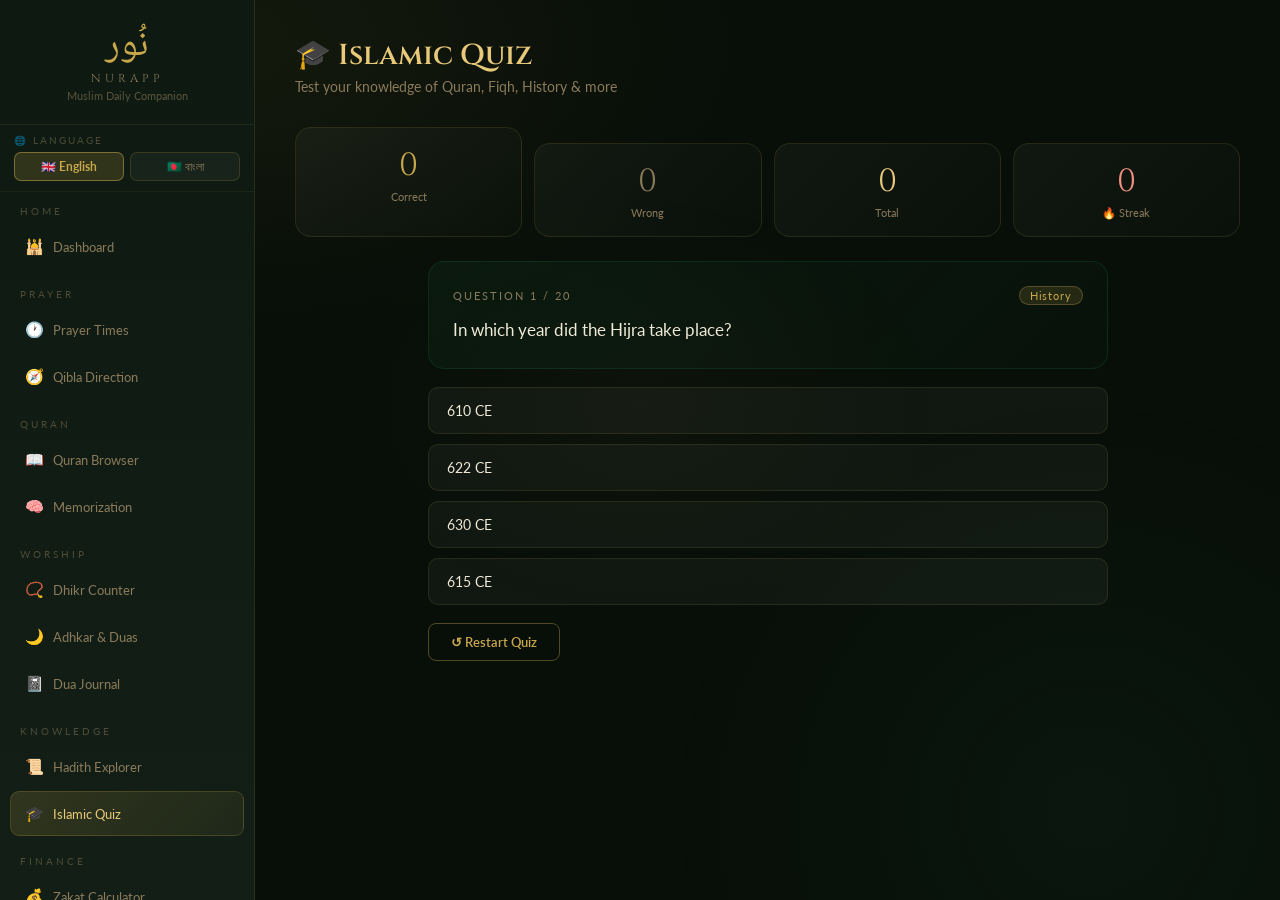
<file: quiz.html>
<!DOCTYPE html>
<html lang="en">
<head>
<meta charset="UTF-8"/><meta name="viewport" content="width=device-width,initial-scale=1"/>
<title>NurApp – Islamic Quiz</title>
<link rel="stylesheet" href="main.css"/>
</head>
<body>
<div class="layout">
  <div id="sidebar-root"></div>
  <main class="main">
    <div class="page-header"><div class="page-title">🎓 Islamic Quiz</div><div class="page-sub">Test your knowledge of Quran, Fiqh, History & more</div></div>

    <!-- Scoreboard -->
    <div style="display:grid;grid-template-columns:repeat(4,1fr);gap:12px;margin-bottom:24px" id="score-strip">
      <div class="card" style="text-align:center;padding:16px">
        <div style="font-family:'Cinzel',serif;font-size:2rem;color:var(--gold)" id="sc-correct">0</div>
        <div style="font-size:.7rem;color:var(--text-muted);margin-top:3px">Correct</div>
      </div>
      <div class="card" style="text-align:center;padding:16px">
        <div style="font-family:'Cinzel',serif;font-size:2rem;color:var(--text-muted)" id="sc-wrong">0</div>
        <div style="font-size:.7rem;color:var(--text-muted);margin-top:3px">Wrong</div>
      </div>
      <div class="card" style="text-align:center;padding:16px">
        <div style="font-family:'Cinzel',serif;font-size:2rem;color:var(--gold-light)" id="sc-total">0</div>
        <div style="font-size:.7rem;color:var(--text-muted);margin-top:3px">Total</div>
      </div>
      <div class="card" style="text-align:center;padding:16px">
        <div style="font-family:'Cinzel',serif;font-size:2rem;color:#f09080" id="sc-streak">0</div>
        <div style="font-size:.7rem;color:var(--text-muted);margin-top:3px">🔥 Streak</div>
      </div>
    </div>

    <div style="max-width:680px;margin:0 auto">
      <!-- Question -->
      <div class="card" style="margin-bottom:18px;background:linear-gradient(135deg,rgba(26,92,58,.13),rgba(26,92,58,.04));border-color:rgba(26,92,58,.3)">
        <div style="display:flex;justify-content:space-between;align-items:center;margin-bottom:10px;flex-wrap:wrap;gap:8px">
          <div style="font-size:.7rem;letter-spacing:2px;color:var(--text-muted)" id="q-num">QUESTION 1</div>
          <span class="badge badge-gold" id="q-topic">Quran</span>
        </div>
        <div style="font-size:1.05rem;color:var(--text-light);line-height:1.75" id="q-text">Loading...</div>
      </div>

      <!-- Options -->
      <div id="q-options" style="display:flex;flex-direction:column;gap:10px;margin-bottom:18px"></div>

      <!-- Explanation -->
      <div id="q-exp" style="display:none;background:rgba(201,168,76,.08);border:1px solid rgba(201,168,76,.2);border-radius:10px;padding:16px 18px;font-size:.85rem;color:var(--text-light);line-height:1.7;margin-bottom:18px"></div>

      <!-- Next -->
      <div style="display:flex;gap:10px;flex-wrap:wrap">
        <button class="btn-gold" id="next-btn" onclick="nextQ()" style="display:none">Next Question →</button>
        <button class="btn-outline" onclick="resetQuiz()">↺ Restart Quiz</button>
      </div>
    </div>
  </main>
</div>
<script src="shared.js"></script>
<script>
document.getElementById('sidebar-root').innerHTML = renderSidebar('quiz.html');

const shuffled = [...QUIZ_QUESTIONS].sort(()=>Math.random()-.5);
let qIdx=0, correct=0, wrong=0, streak=0, answered=false;

function renderQ(){
  const q=shuffled[qIdx%shuffled.length];
  answered=false;
  document.getElementById('q-num').textContent=`QUESTION ${qIdx+1} / ${shuffled.length}`;
  document.getElementById('q-topic').textContent=q.topic;
  document.getElementById('q-text').textContent=q.q;
  document.getElementById('q-exp').style.display='none';
  document.getElementById('next-btn').style.display='none';
  document.getElementById('q-options').innerHTML=q.opts.map((o,i)=>`
    <div class="quiz-opt" onclick="answer(${i})">${o}</div>`).join('');
}

function answer(i){
  if(answered) return;
  answered=true;
  const q=shuffled[qIdx%shuffled.length];
  const opts=document.querySelectorAll('.quiz-opt');
  opts[q.ans].classList.add('correct');
  if(i===q.ans){correct++;streak++;}
  else{opts[i].classList.add('wrong');wrong++;streak=0;}
  document.getElementById('sc-correct').textContent=correct;
  document.getElementById('sc-wrong').textContent=wrong;
  document.getElementById('sc-total').textContent=correct+wrong;
  document.getElementById('sc-streak').textContent=streak;
  const expEl=document.getElementById('q-exp');
  expEl.innerHTML=`💡 <strong>Explanation:</strong> ${q.exp}`;
  expEl.style.display='block';
  document.getElementById('next-btn').style.display='inline-block';
}

function nextQ(){ qIdx++; renderQ(); }
function resetQuiz(){ qIdx=0; correct=0; wrong=0; streak=0; document.getElementById('sc-correct').textContent=0; document.getElementById('sc-wrong').textContent=0; document.getElementById('sc-total').textContent=0; document.getElementById('sc-streak').textContent=0; renderQ(); }

renderQ();
</script>
</body>
</html>
</file>
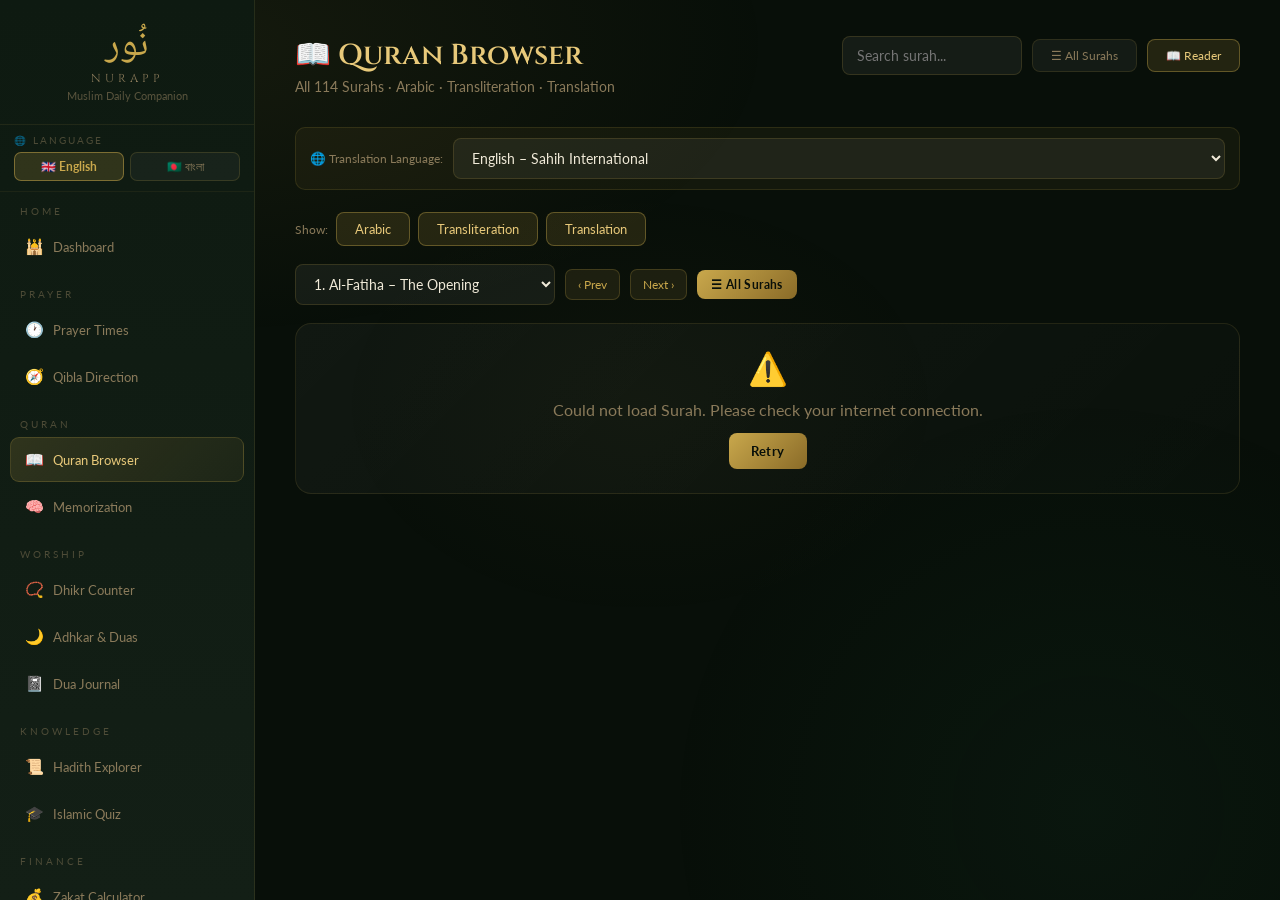
<file: quran.html>
<!DOCTYPE html>
<html lang="en">
<head>
<meta charset="UTF-8"/><meta name="viewport" content="width=device-width,initial-scale=1"/>
<title>NurApp – Quran</title>
<link rel="stylesheet" href="main.css"/>
<style>
.surah-grid{display:grid;grid-template-columns:repeat(auto-fill,minmax(210px,1fr));gap:10px;margin-bottom:28px;}
.surah-card{
  background:rgba(255,255,255,.03);border:1px solid rgba(201,168,76,.11);
  border-radius:12px;padding:14px 16px;cursor:pointer;transition:all .2s;
  display:flex;align-items:center;gap:12px;
}
.surah-card:hover{background:rgba(201,168,76,.08);border-color:rgba(201,168,76,.28);}
.surah-card.active-s{background:rgba(201,168,76,.14);border-color:rgba(201,168,76,.42);}
.s-num{width:32px;height:32px;border-radius:50%;background:rgba(201,168,76,.14);border:1px solid rgba(201,168,76,.28);display:flex;align-items:center;justify-content:center;font-family:'Cinzel',serif;font-size:.7rem;color:var(--gold);flex-shrink:0;}
.s-info{min-width:0;}
.s-name{font-family:'Cinzel',serif;font-size:.84rem;color:var(--gold-light);}
.s-en{font-size:.72rem;color:var(--text-muted);}
.s-meta{font-size:.66rem;color:rgba(138,122,90,.6);}
#reader{display:none;}
.reader-header{
  background:linear-gradient(135deg,rgba(26,92,58,.15),rgba(26,92,58,.04));
  border:1px solid rgba(26,92,58,.3);border-radius:16px;
  padding:24px 28px;margin-bottom:22px;
}
.bismi{font-family:'Noto Naskh Arabic',serif;font-size:2rem;color:var(--gold);text-align:center;direction:rtl;margin-bottom:8px;}
.loading-spinner{text-align:center;padding:60px 0;color:var(--text-muted)}
.verse-num-circle{
  width:36px;height:36px;border-radius:50%;flex-shrink:0;
  background:rgba(201,168,76,.12);border:1px solid rgba(201,168,76,.26);
  display:flex;align-items:center;justify-content:center;
  font-family:'Cinzel',serif;font-size:.68rem;color:var(--gold);
}
.v-arabic{font-family:'Noto Naskh Arabic',serif;font-size:1.85rem;color:var(--gold-light);direction:rtl;text-align:right;line-height:2.3;}
.v-roman{font-size:.8rem;color:rgba(138,122,90,.8);line-height:1.9;font-style:italic;}
.v-trans{font-size:.88rem;color:var(--text-light);line-height:1.9;}
.v-card{background:rgba(255,255,255,.03);border:1px solid rgba(201,168,76,.09);border-radius:14px;padding:20px 22px;margin-bottom:12px;}
.v-card:hover{border-color:rgba(201,168,76,.2);}
.tab-btn{
  background:rgba(255,255,255,.05);border:1px solid rgba(201,168,76,.14);
  border-radius:8px;padding:8px 18px;cursor:pointer;font-size:.8rem;
  color:var(--text-muted);transition:all .2s;font-family:'Lato',sans-serif;
}
.tab-btn.active{background:rgba(201,168,76,.14);border-color:rgba(201,168,76,.38);color:var(--gold-light);}
.search-highlight{background:rgba(201,168,76,.25);border-radius:3px;padding:0 2px;}
</style>
</head>
<body>
<div class="layout">
  <div id="sidebar-root"></div>
  <main class="main">

    <div class="page-header">
      <div class="page-header-row">
        <div><div class="page-title">📖 Quran Browser</div><div class="page-sub">All 114 Surahs · Arabic · Transliteration · Translation</div></div>
        <div style="display:flex;gap:10px;flex-wrap:wrap;align-items:center">
          <input id="search-in" type="text" placeholder="Search surah..." style="width:180px" oninput="filterSurahs(this.value)"/>
          <button class="tab-btn" id="view-grid-btn" onclick="setView('grid')" style="font-size:.75rem">☰ All Surahs</button>
          <button class="tab-btn active" id="view-read-btn" onclick="setView('read')" style="font-size:.75rem">📖 Reader</button>
        </div>
      </div>
    </div>

    <!-- Language + options bar -->
    <div id="lang-bar-root"></div>
    <div style="display:flex;gap:8px;align-items:center;margin-bottom:18px;flex-wrap:wrap">
      <label style="margin:0;font-size:.78rem;color:var(--text-muted)">Show:</label>
      <button class="tab-btn active" id="tog-ar" onclick="toggleShow('ar',this)">Arabic</button>
      <button class="tab-btn active" id="tog-rom" onclick="toggleShow('rom',this)">Transliteration</button>
      <button class="tab-btn active" id="tog-trans" onclick="toggleShow('trans',this)">Translation</button>
    </div>

    <!-- Grid view -->
    <div id="surah-grid-view">
      <div class="surah-grid" id="surah-grid"></div>
    </div>

    <!-- Reader view -->
    <div id="reader">
      <!-- surah selector strip -->
      <div style="display:flex;gap:10px;align-items:center;margin-bottom:18px;flex-wrap:wrap">
        <select id="surah-sel" onchange="loadSurah(parseInt(this.value))" style="max-width:260px"></select>
        <button class="btn-icon" onclick="prevSurah()">‹ Prev</button>
        <button class="btn-icon" onclick="nextSurah()">Next ›</button>
        <button class="btn-gold btn-sm" onclick="setView('grid')">☰ All Surahs</button>
      </div>
      <div id="reader-content"></div>
    </div>

  </main>
</div>
<script src="shared.js"></script>
<script>
document.getElementById('sidebar-root').innerHTML = renderSidebar('quran.html');

// ── Build lang bar ─────────────────────────────
document.getElementById('lang-bar-root').innerHTML = buildLangSelector('quran-lang');
document.getElementById('quran-lang').onchange = function(){
  localStorage.setItem('nur-lang', this.value);
  if(currentSurah) loadSurah(currentSurah);
};

// ── Build surah grid ───────────────────────────
let currentSurah = parseInt(localStorage.getItem('nur-last-surah'))||1;
let showAr=true, showRom=true, showTrans=true;

function buildSurahGrid(filter=''){
  const f = filter.toLowerCase();
  const items = SURAHS.filter(s=>!f||s[1].toLowerCase().includes(f)||s[2].toLowerCase().includes(f)||String(s[0]).includes(f));
  document.getElementById('surah-grid').innerHTML = items.map(s=>`
    <div class="surah-card ${s[0]===currentSurah?'active-s':''}" onclick="openSurah(${s[0]})">
      <div class="s-num">${s[0]}</div>
      <div class="s-info">
        <div class="s-name">${s[1]}</div>
        <div class="s-en">${s[2]}</div>
        <div class="s-meta">${s[4]} · ${s[3]} verses</div>
      </div>
    </div>`).join('');
}

function filterSurahs(v){ buildSurahGrid(v); }

function buildSurahSelect(){
  const sel = document.getElementById('surah-sel');
  sel.innerHTML = SURAHS.map(s=>`<option value="${s[0]}" ${s[0]===currentSurah?'selected':''}>${s[0]}. ${s[1]} – ${s[2]}</option>`).join('');
}

buildSurahGrid();
buildSurahSelect();

// ── View toggle ────────────────────────────────
function setView(v){
  if(v==='grid'){
    document.getElementById('surah-grid-view').style.display='block';
    document.getElementById('reader').style.display='none';
    document.getElementById('view-grid-btn').classList.add('active');
    document.getElementById('view-read-btn').classList.remove('active');
    buildSurahGrid();
  } else {
    document.getElementById('surah-grid-view').style.display='none';
    document.getElementById('reader').style.display='block';
    document.getElementById('view-read-btn').classList.add('active');
    document.getElementById('view-grid-btn').classList.remove('active');
    loadSurah(currentSurah);
  }
}

function openSurah(n){ currentSurah=n; setView('read'); }

// ── Toggle sections ────────────────────────────
function toggleShow(what, btn){
  if(what==='ar') showAr=!showAr;
  if(what==='rom') showRom=!showRom;
  if(what==='trans') showTrans=!showTrans;
  btn.classList.toggle('active');
  document.querySelectorAll('.v-arabic').forEach(el=>el.style.display=showAr?'':'none');
  document.querySelectorAll('.v-roman').forEach(el=>el.style.display=showRom?'':'none');
  document.querySelectorAll('.v-trans').forEach(el=>el.style.display=showTrans?'':'none');
}

// ── Load surah from API ────────────────────────
let loadingAbort = null;
async function loadSurah(num){
  currentSurah = num;
  localStorage.setItem('nur-last-surah', num);
  document.getElementById('surah-sel').value = num;
  const surah = SURAHS[num-1];
  const lang = getLang();

  document.getElementById('reader-content').innerHTML = `<div class="loading-spinner"><div class="spinner"></div><p>Loading Surah ${surah[1]}…</p></div>`;

  try{
    // Fetch arabic + translation in parallel
    const [arRes, trRes] = await Promise.all([
      fetch(`https://api.alquran.cloud/v1/surah/${num}/ar.alafasy`),
      fetch(`https://api.alquran.cloud/v1/surah/${num}/${lang}`)
    ]);
    const [arData, trData] = await Promise.all([arRes.json(), trRes.json()]);

    if(arData.code!==200 || trData.code!==200) throw new Error('API error');

    const arVerses = arData.data.ayahs;
    const trVerses = trData.data.ayahs;

    // Fetch transliteration (en.transliteration)
    const romRes = await fetch(`https://api.alquran.cloud/v1/surah/${num}/en.transliteration`);
    const romData = await romRes.json();
    const romVerses = romData.code===200 ? romData.data.ayahs : [];

    renderReader(surah, arVerses, trVerses, romVerses);
  } catch(e){
    document.getElementById('reader-content').innerHTML = `
      <div class="card" style="text-align:center;color:var(--text-muted)">
        <div style="font-size:2rem;margin-bottom:12px">⚠️</div>
        <div>Could not load Surah. Please check your internet connection.</div>
        <button class="btn-gold" style="margin-top:14px" onclick="loadSurah(${num})">Retry</button>
      </div>`;
  }
}


// ── Verse pagination globals ─────────────────
var _arV=[],_trV=[],_romV=[],_curSurahData=null,_versePage=1;
var VPP=10;

function renderReader(surah,arV,trV,romV){
  _arV=arV; _trV=trV; _romV=romV; _curSurahData=surah; _versePage=1;
  renderVPage();
}

function renderVPage(){
  var surah=_curSurahData, arV=_arV, trV=_trV, romV=_romV;
  var total=arV.length, pages=Math.max(1,Math.ceil(total/VPP));
  if(_versePage>pages) _versePage=pages;
  var s=(_versePage-1)*VPP, e=Math.min(s+VPP,total);
  var hasBismi=(surah[0]!==1 && surah[0]!==9);

  // Build page buttons
  var pBtns='';
  for(var p=1;p<=pages;p++){
    if(p===1||p===pages||Math.abs(p-_versePage)<=2){
      var active=p===_versePage;
      pBtns+='<button class="btn-icon" data-p="'+p+'" onclick="gotoVPage('+p+')" style="'+(active?'background:rgba(201,168,76,.22);color:var(--gold);border-color:rgba(201,168,76,.4)':'')+'">'+(active?'<strong>'+p+'</strong>':p)+'</button>';
    } else if(Math.abs(p-_versePage)===3){
      pBtns+='<span style="color:var(--text-muted);padding:0 3px">…</span>';
    }
  }

  // Build verse cards
  var cards='';
  for(var i=0;i<e-s;i++){
    var av=arV[s+i]||{}, tv=trV[s+i]||{}, rv=romV[s+i]||{};
    var arText=av.text||'', trText=tv.text||'', roText=rv.text||'';
    cards+='<div class="v-card">';
    cards+='<div style="display:flex;justify-content:space-between;align-items:flex-start;margin-bottom:10px">';
    cards+='<div class="verse-num-circle">'+av.numberInSurah+'</div>';
    cards+='<div style="display:flex;gap:6px">';
    cards+='<button class="btn-icon" onclick="copyVerseAr('+((s+i))+')">📋 AR</button>';
    cards+='<button class="btn-icon" onclick="copyVerseTr('+((s+i))+')">📋 TR</button>';
    cards+='</div></div>';
    if(showAr)  cards+='<div class="v-arabic">'+arText+'</div>';
    if(showRom && roText) cards+='<div class="v-roman">'+roText+'</div>';
    if(showTrans && trText) cards+='<div class="v-trans">'+trText+'</div>';
    cards+='</div>';
  }

  // Pagination bar
  var prevBtn=_versePage>1?'<button class="btn-icon" onclick="gotoVPage('+(_versePage-1)+')">‹</button>':'';
  var nextBtn=_versePage<pages?'<button class="btn-icon" onclick="gotoVPage('+(_versePage+1)+')">›</button>':'';
  var pBar='<div style="display:flex;align-items:center;gap:5px;flex-wrap:wrap;margin-bottom:12px;font-size:.74rem;color:var(--text-muted)">Ayah '+(s+1)+'–'+e+' of '+total+': '+prevBtn+pBtns+nextBtn+'</div>';

  var bismiHtml=hasBismi&&_versePage===1
    ?'<div class="bismi" style="margin-top:14px">بِسْمِ اللَّهِ الرَّحْمَٰنِ الرَّحِيمِ</div><div style="text-align:center;font-size:.76rem;color:var(--text-muted);margin-top:3px;font-style:italic">In the name of Allah, the Most Gracious, the Most Merciful</div>'
    :'';

  var out='<div class="reader-header">'
    +'<div style="display:flex;justify-content:space-between;align-items:center;flex-wrap:wrap;gap:12px">'
    +'<div><div style="font-family:\'Cinzel\',serif;font-size:1.3rem;color:var(--gold-light)">'+surah[1]+'</div>'
    +'<div style="font-size:.8rem;color:var(--text-muted);margin-top:3px">'+surah[2]+' · '+surah[4]+' · '+surah[3]+' verses · Page '+_versePage+'/'+pages+'</div></div>'
    +'<div style="font-family:\'Noto Naskh Arabic\',serif;font-size:1.5rem;color:var(--gold)">سُورَة '+surah[1]+'</div>'
    +'</div>'+bismiHtml+'</div>'
    +pBar
    +'<div id="verses-list">'+cards+'</div>'
    +'<div style="display:flex;gap:8px;margin-top:14px;justify-content:space-between;flex-wrap:wrap">'
    +'<div style="display:flex;gap:6px">'
    +(_versePage>1?'<button class="btn-icon" onclick="gotoVPage('+(_versePage-1)+')">‹ Prev</button>':'')
    +(_versePage<pages?'<button class="btn-icon" onclick="gotoVPage('+(_versePage+1)+')">Next ›</button>':'')
    +'</div><div style="display:flex;gap:6px">'
    +'<button class="btn-outline" onclick="prevSurah()">‹ Surah</button>'
    +'<button class="btn-gold" onclick="nextSurah()">Surah ›</button>'
    +'</div></div>';

  document.getElementById('reader-content').innerHTML=out;
}

function gotoVPage(p){ _versePage=p; renderVPage(); window.scrollTo({top:0,behavior:'smooth'}); }
function copyVerseAr(i){ copyText((_arV[i]||{}).text||''); }
function copyVerseTr(i){ copyText((_trV[i]||{}).text||''); }

function prevSurah(){ if(currentSurah>1) loadSurah(currentSurah-1); }
function nextSurah(){ if(currentSurah<114) loadSurah(currentSurah+1); }


// Start in reader view
setView('read');
</script>
</body>
</html>
</file>
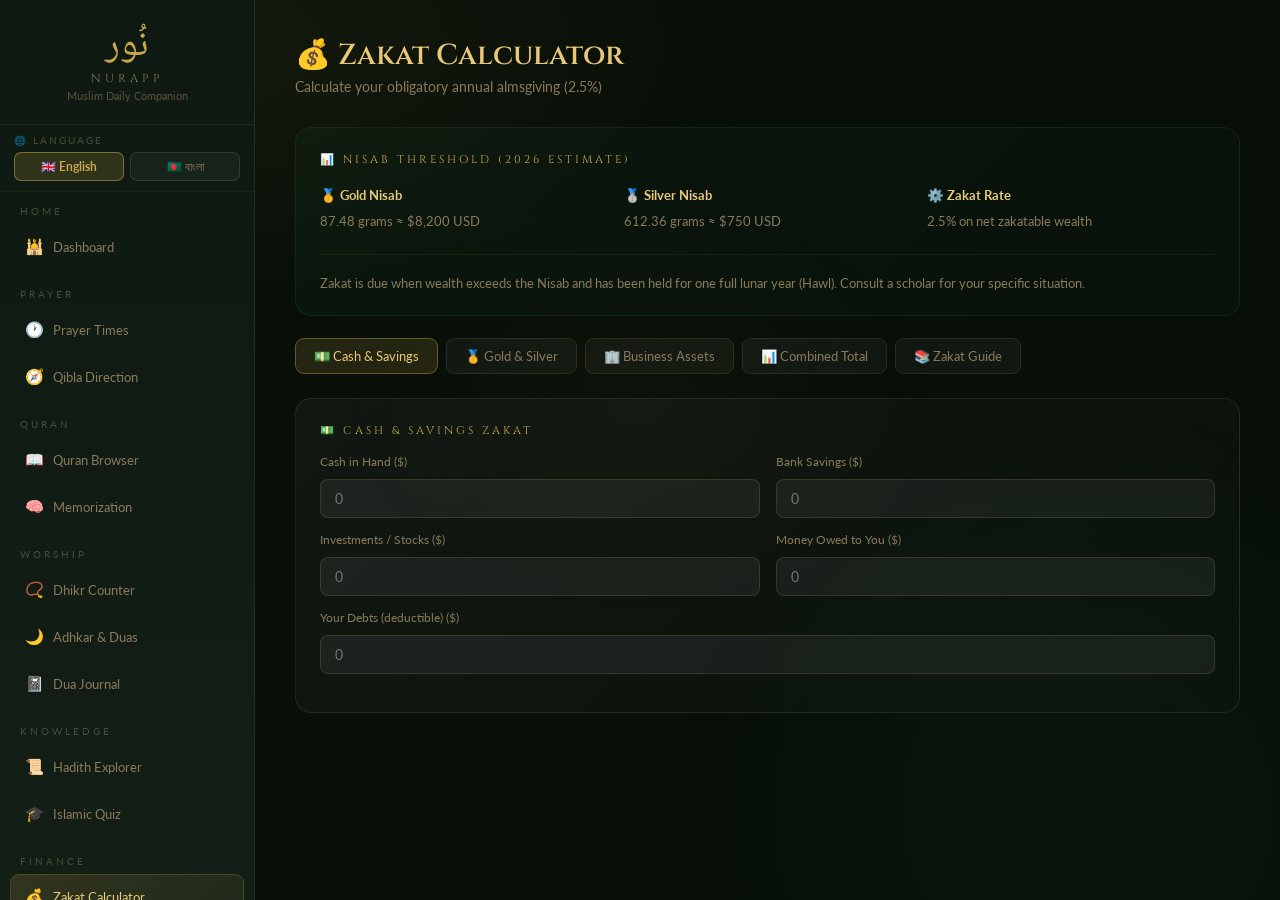
<file: zakat.html>
<!DOCTYPE html>
<html lang="en">
<head>
<meta charset="UTF-8"/><meta name="viewport" content="width=device-width,initial-scale=1"/>
<title>NurApp – Zakat Calculator</title>
<link rel="stylesheet" href="main.css"/>
<style>
.z-tabs{display:flex;gap:8px;flex-wrap:wrap;margin-bottom:24px;}
.ztab{background:rgba(255,255,255,.04);border:1px solid rgba(201,168,76,.14);border-radius:9px;padding:9px 18px;cursor:pointer;font-size:.82rem;color:var(--text-muted);transition:all .2s;font-family:'Lato',sans-serif;}
.ztab.active{background:rgba(201,168,76,.15);border-color:rgba(201,168,76,.4);color:var(--gold-light);}
</style>
</head>
<body>
<div class="layout">
  <div id="sidebar-root"></div>
  <main class="main">
    <div class="page-header"><div class="page-title">💰 Zakat Calculator</div><div class="page-sub">Calculate your obligatory annual almsgiving (2.5%)</div></div>

    <!-- Nisab info -->
    <div class="card" style="margin-bottom:22px;background:linear-gradient(135deg,rgba(26,92,58,.1),rgba(26,92,58,.03));border-color:rgba(26,92,58,.28)">
      <div class="card-title">📊 Nisab Threshold (2026 Estimate)</div>
      <div class="g3" style="font-size:.84rem;color:var(--text-muted);line-height:1.9">
        <div>🥇 <strong style="color:var(--gold-light)">Gold Nisab</strong><br/>87.48 grams ≈ $8,200 USD</div>
        <div>🥈 <strong style="color:var(--gold-light)">Silver Nisab</strong><br/>612.36 grams ≈ $750 USD</div>
        <div>⚙️ <strong style="color:var(--gold-light)">Zakat Rate</strong><br/>2.5% on net zakatable wealth</div>
      </div>
      <hr/>
      <div style="font-size:.8rem;color:var(--text-muted)">Zakat is due when wealth exceeds the Nisab and has been held for one full lunar year (Hawl). Consult a scholar for your specific situation.</div>
    </div>

    <div class="z-tabs">
      <div class="ztab active" onclick="switchTab('cash',this)">💵 Cash & Savings</div>
      <div class="ztab" onclick="switchTab('gold',this)">🥇 Gold & Silver</div>
      <div class="ztab" onclick="switchTab('business',this)">🏢 Business Assets</div>
      <div class="ztab" onclick="switchTab('combined',this)">📊 Combined Total</div>
      <div class="ztab" onclick="switchTab('info',this)">📚 Zakat Guide</div>
    </div>

    <div id="zakat-body"></div>
  </main>
</div>
<script src="shared.js"></script>
<script>
document.getElementById('sidebar-root').innerHTML = renderSidebar('zakat.html');

let tabs={cash:{total:0,debt:0},gold:{goldVal:0,silverVal:0},business:{total:0,debt:0}};

const NISAB_GOLD=8200, RATE=0.025;

function calcZakat(net){ return net>=NISAB_GOLD ? net*RATE : 0; }

function resultHtml(net,zakat){
  return `<div class="zakat-result">
    <div class="zr-label">ZAKAT DUE</div>
    <div class="zr-amount">$${zakat.toFixed(2)}</div>
    <div class="zr-note">Net wealth: $${net.toFixed(2)} · ${net>=NISAB_GOLD?'<span style="color:#6fdea0">✅ Above Nisab – Zakat is due</span>':'<span style="color:var(--text-muted)">⚠️ Below Nisab – No zakat yet</span>'}</div>
  </div>`;
}

function switchTab(tab, el){
  document.querySelectorAll('.ztab').forEach(t=>t.classList.remove('active'));
  el.classList.add('active');
  renderTab(tab);
}

function renderTab(tab){
  const body=document.getElementById('zakat-body');
  if(tab==='cash'){
    body.innerHTML=`<div class="card"><div class="card-title">💵 Cash & Savings Zakat</div>
      <div class="form-row" style="margin-bottom:14px">
        <div class="form-group"><label>Cash in Hand ($)</label><input type="number" id="z-cash" placeholder="0" oninput="updateCash()"/></div>
        <div class="form-group"><label>Bank Savings ($)</label><input type="number" id="z-bank" placeholder="0" oninput="updateCash()"/></div>
      </div>
      <div class="form-row" style="margin-bottom:14px">
        <div class="form-group"><label>Investments / Stocks ($)</label><input type="number" id="z-invest" placeholder="0" oninput="updateCash()"/></div>
        <div class="form-group"><label>Money Owed to You ($)</label><input type="number" id="z-owed" placeholder="0" oninput="updateCash()"/></div>
      </div>
      <div class="form-group" style="margin-bottom:14px"><label>Your Debts (deductible) ($)</label><input type="number" id="z-debt" placeholder="0" oninput="updateCash()"/></div>
      <div id="cash-result"></div></div>`;
  } else if(tab==='gold'){
    body.innerHTML=`<div class="card"><div class="card-title">🥇 Gold & Silver Zakat</div>
      <div class="form-row" style="margin-bottom:14px">
        <div class="form-group"><label>Gold Weight (grams)</label><input type="number" id="z-gold-g" placeholder="0" oninput="updateGold()"/></div>
        <div class="form-group"><label>Gold Price ($ per gram)</label><input type="number" id="z-gold-p" placeholder="93.50" value="93.50" oninput="updateGold()"/></div>
      </div>
      <div class="form-row" style="margin-bottom:14px">
        <div class="form-group"><label>Silver Weight (grams)</label><input type="number" id="z-silver-g" placeholder="0" oninput="updateGold()"/></div>
        <div class="form-group"><label>Silver Price ($ per gram)</label><input type="number" id="z-silver-p" placeholder="1.22" value="1.22" oninput="updateGold()"/></div>
      </div>
      <div class="card" style="margin-bottom:14px;font-size:.82rem;color:var(--text-muted);line-height:1.8">
        <strong style="color:var(--gold-light)">Nisab notes:</strong><br/>
        Gold Nisab = 87.48g · Silver Nisab = 612.36g<br/>
        Use the lower (silver) Nisab to be on the safe side according to many scholars.
      </div>
      <div id="gold-result"></div></div>`;
  } else if(tab==='business'){
    body.innerHTML=`<div class="card"><div class="card-title">🏢 Business Assets Zakat</div>
      <div class="form-row" style="margin-bottom:14px">
        <div class="form-group"><label>Stock / Inventory Value ($)</label><input type="number" id="z-inv" placeholder="0" oninput="updateBiz()"/></div>
        <div class="form-group"><label>Cash on Hand / Bank ($)</label><input type="number" id="z-bcash" placeholder="0" oninput="updateBiz()"/></div>
      </div>
      <div class="form-row" style="margin-bottom:14px">
        <div class="form-group"><label>Receivables (money owed) ($)</label><input type="number" id="z-recv" placeholder="0" oninput="updateBiz()"/></div>
        <div class="form-group"><label>Business Debts ($)</label><input type="number" id="z-bdebt" placeholder="0" oninput="updateBiz()"/></div>
      </div>
      <div id="biz-result"></div></div>`;
  } else if(tab==='combined'){
    body.innerHTML=`<div class="card"><div class="card-title">📊 Combined Zakat Summary</div>
      <div style="font-size:.86rem;color:var(--text-muted);line-height:1.9;margin-bottom:16px">
        Total zakatable wealth from all categories:<br/>
        <strong style="color:var(--text-light)">Total = Cash + Gold/Silver + Business − All Debts</strong>
      </div>
      <div style="display:flex;flex-direction:column;gap:10px;margin-bottom:16px">
        <div style="display:flex;justify-content:space-between;padding:10px 16px;background:rgba(255,255,255,.03);border-radius:8px;border:1px solid rgba(201,168,76,.1)">
          <span>Cash & Savings</span><span style="color:var(--gold-light)" id="cmb-cash">$0</span></div>
        <div style="display:flex;justify-content:space-between;padding:10px 16px;background:rgba(255,255,255,.03);border-radius:8px;border:1px solid rgba(201,168,76,.1)">
          <span>Gold & Silver</span><span style="color:var(--gold-light)" id="cmb-gold">$0</span></div>
        <div style="display:flex;justify-content:space-between;padding:10px 16px;background:rgba(255,255,255,.03);border-radius:8px;border:1px solid rgba(201,168,76,.1)">
          <span>Business Assets</span><span style="color:var(--gold-light)" id="cmb-biz">$0</span></div>
      </div>
      ${resultHtml(Object.values(tabs).reduce((a,t)=>{
        if(t.total!==undefined) return a+Math.max((t.total||0)-(t.debt||0),0);
        if(t.goldVal!==undefined) return a+(t.goldVal||0)+(t.silverVal||0);
        return a;
      },0), calcZakat(Object.values(tabs).reduce((a,t)=>{
        if(t.total!==undefined) return a+Math.max((t.total||0)-(t.debt||0),0);
        if(t.goldVal!==undefined) return a+(t.goldVal||0)+(t.silverVal||0);
        return a;
      },0)))}
      </div>`;
    updateCombined();
  } else {
    body.innerHTML=`<div class="card"><div class="card-title">📚 Zakat Guide</div>
      <div style="font-size:.88rem;color:var(--text-muted);line-height:2">
        <strong style="color:var(--gold-light)">What is Zakat?</strong><br/>
        Zakat is the third pillar of Islam — an obligatory annual charity of 2.5% on zakatable wealth held for one lunar year (Hawl) above the Nisab.<br/><br/>
        <strong style="color:var(--gold-light)">Who must pay?</strong><br/>
        Every Muslim who is free, adult, sane, and possesses wealth above the Nisab for a complete lunar year.<br/><br/>
        <strong style="color:var(--gold-light)">Categories of Zakatable Wealth:</strong><br/>
        • Cash, bank deposits, investments<br/>
        • Gold and silver (all forms)<br/>
        • Business inventory and receivables<br/>
        • Agricultural produce (different rates apply)<br/>
        • Livestock (specific rules apply)<br/><br/>
        <strong style="color:var(--gold-light)">NOT subject to Zakat:</strong><br/>
        • Your home (for personal use)<br/>
        • Personal car and appliances<br/>
        • Clothes and furniture<br/><br/>
        <strong style="color:var(--gold-light)">Recipients (8 categories – Quran 9:60):</strong><br/>
        • The poor (Al-Fuqara)<br/>
        • The needy (Al-Masakin)<br/>
        • Zakat administrators<br/>
        • New Muslims (Mu'allafat al-Qulub)<br/>
        • To free slaves<br/>
        • Those in debt<br/>
        • In the way of Allah (Fi Sabilillah)<br/>
        • Stranded travellers (Ibn as-Sabil)
      </div></div>`;
  }
}

function g(id){ return parseFloat(document.getElementById(id)?.value)||0; }

function updateCash(){
  const total=g('z-cash')+g('z-bank')+g('z-invest')+g('z-owed');
  const debt=g('z-debt');
  const net=Math.max(total-debt,0);
  tabs.cash={total,debt};
  document.getElementById('cash-result').innerHTML=resultHtml(net,calcZakat(net));
}
function updateGold(){
  const gv=g('z-gold-g')*g('z-gold-p'), sv=g('z-silver-g')*g('z-silver-p');
  tabs.gold={goldVal:gv,silverVal:sv};
  document.getElementById('gold-result').innerHTML=resultHtml(gv+sv,calcZakat(gv+sv));
}
function updateBiz(){
  const total=g('z-inv')+g('z-bcash')+g('z-recv');
  const debt=g('z-bdebt');
  const net=Math.max(total-debt,0);
  tabs.business={total,debt};
  document.getElementById('biz-result').innerHTML=resultHtml(net,calcZakat(net));
}
function updateCombined(){
  const cashNet=Math.max((tabs.cash.total||0)-(tabs.cash.debt||0),0);
  const goldNet=(tabs.gold.goldVal||0)+(tabs.gold.silverVal||0);
  const bizNet=Math.max((tabs.business.total||0)-(tabs.business.debt||0),0);
  document.getElementById('cmb-cash').textContent='$'+cashNet.toFixed(2);
  document.getElementById('cmb-gold').textContent='$'+goldNet.toFixed(2);
  document.getElementById('cmb-biz').textContent='$'+bizNet.toFixed(2);
}

renderTab('cash');
</script>
</body>
</html>
</file>
<file: main.css>
@import url('https://fonts.googleapis.com/css2?family=Amiri:ital,wght@0,400;0,700;1,400&family=Cinzel:wght@400;600;700&family=Lato:wght@300;400;700&family=Noto+Naskh+Arabic:wght@400;500;700&display=swap');

:root {
  --gold: #c9a84c;
  --gold-light: #e8c97a;
  --gold-dark: #8a6b28;
  --emerald: #1a5c3a;
  --emerald-light: #2a7a50;
  --dark: #080f09;
  --dark2: #0e1a11;
  --dark3: #131f16;
  --dark4: #192619;
  --text-light: #f0ead8;
  --text-muted: #8a7a5a;
  --ruby: #7a1a1a;
  --sky: #17405e;
  --sidebar-w: 255px;
}

*,*::before,*::after{margin:0;padding:0;box-sizing:border-box;}
html{font-size:16px;scroll-behavior:smooth;}
body{
  font-family:'Lato',sans-serif;
  background:var(--dark);
  color:var(--text-light);
  min-height:100vh;
  overflow-x:hidden;
  -webkit-tap-highlight-color:transparent;
  -webkit-font-smoothing:antialiased;
}

/* ─── BG ─── */
body::before{
  content:'';position:fixed;inset:0;z-index:0;pointer-events:none;
  background:
    radial-gradient(ellipse 70% 50% at 15% 5%, rgba(201,168,76,.07) 0%,transparent 65%),
    radial-gradient(ellipse 50% 70% at 85% 90%, rgba(26,92,58,.10) 0%,transparent 65%),
    radial-gradient(ellipse 40% 40% at 50% 45%, rgba(201,168,76,.03) 0%,transparent 60%);
}
body::after{ display:none; }

/* ─── LAYOUT ─── */
.layout{position:relative;z-index:1;display:flex;min-height:100vh;}

/* ─── SIDEBAR ─── */
.sidebar{
  width:var(--sidebar-w);min-width:var(--sidebar-w);
  background:linear-gradient(180deg,var(--dark2) 0%,var(--dark3) 100%);
  border-right:1px solid rgba(201,168,76,.13);
  display:flex;flex-direction:column;
  position:fixed;top:0;left:0;height:100vh;overflow-y:auto;z-index:100;
  will-change:transform;
  -webkit-overflow-scrolling:touch;
}
.sidebar-logo{
  padding:28px 20px 22px;
  border-bottom:1px solid rgba(201,168,76,.1);
  text-align:center;
}
.logo-arabic{font-family:'Noto Naskh Arabic',serif;font-size:2.4rem;color:var(--gold);line-height:1;}
.logo-en{font-family:'Cinzel',serif;font-size:.72rem;color:var(--text-muted);letter-spacing:4px;margin-top:5px;text-transform:uppercase;}
.logo-tagline{font-size:.68rem;color:rgba(138,122,90,.6);margin-top:3px;}

.nav-group{padding:14px 10px 4px;}
.nav-group-label{font-size:.6rem;letter-spacing:3px;color:rgba(138,122,90,.5);padding:0 10px 7px;text-transform:uppercase;}
.nav-link{
  display:flex;align-items:center;gap:11px;
  padding:12px 14px;border-radius:9px;
  text-decoration:none;color:var(--text-muted);
  font-size:.84rem;font-weight:400;
  border:1px solid transparent;
  margin-bottom:2px;
  min-height:44px; /* iOS minimum tap target */
  -webkit-tap-highlight-color:transparent;
  touch-action:manipulation;
}
.nav-link:hover{background:rgba(201,168,76,.07);color:var(--text-light);}
.nav-link.active{
  background:linear-gradient(135deg,rgba(201,168,76,.17),rgba(201,168,76,.07));
  color:var(--gold-light);border-color:rgba(201,168,76,.22);
}
.nav-icon{width:17px;text-align:center;font-size:.95rem;flex-shrink:0;}
.nav-badge{
  margin-left:auto;background:rgba(201,168,76,.18);
  color:var(--gold);font-size:.6rem;padding:1px 7px;border-radius:20px;
  border:1px solid rgba(201,168,76,.3);
}
.sidebar-footer{
  margin-top:auto;padding:14px 18px;
  border-top:1px solid rgba(201,168,76,.08);
  font-size:.68rem;color:rgba(138,122,90,.5);text-align:center;line-height:1.8;
}

/* ─── MAIN ─── */
.main{
  margin-left:var(--sidebar-w);
  flex:1;
  min-height:100vh;
  padding:36px 40px;
}

/* ─── PAGE HEADER ─── */
.page-header{margin-bottom:32px;}
.page-title{
  font-family:'Cinzel',serif;font-size:1.8rem;font-weight:600;
  color:var(--gold-light);margin-bottom:4px;
}
.page-sub{color:var(--text-muted);font-size:.85rem;}
.page-header-row{display:flex;justify-content:space-between;align-items:flex-start;gap:20px;flex-wrap:wrap;}

/* ─── CARDS ─── */
.card{
  background:linear-gradient(135deg,rgba(255,255,255,.04),rgba(255,255,255,.01));
  border:1px solid rgba(201,168,76,.13);
  border-radius:16px;padding:24px;
  
}
.card-title{
  font-family:'Cinzel',serif;font-size:.7rem;
  letter-spacing:3px;text-transform:uppercase;
  color:var(--gold);margin-bottom:16px;
}
.card + .card{margin-top:16px;}

/* ─── GRID ─── */
.g2{display:grid;grid-template-columns:1fr 1fr;gap:20px;}
.g3{display:grid;grid-template-columns:1fr 1fr 1fr;gap:16px;}
.g4{display:grid;grid-template-columns:repeat(4,1fr);gap:14px;}

/* ─── BUTTONS ─── */
.btn-gold{
  background:linear-gradient(135deg,var(--gold),var(--gold-dark));
  color:var(--dark);font-weight:700;font-family:'Lato',sans-serif;
  border:none;border-radius:8px;padding:10px 22px;
  cursor:pointer;font-size:.84rem;letter-spacing:.4px;
  transition:background .15s,border-color .15s;
}
.btn-gold:hover{opacity:.9;}
.btn-outline{
  background:transparent;color:var(--gold);font-weight:600;
  font-family:'Lato',sans-serif;border:1px solid rgba(201,168,76,.38);
  border-radius:8px;padding:10px 22px;cursor:pointer;font-size:.84rem;
  transition:background .15s,border-color .15s;
}
.btn-outline:hover{background:rgba(201,168,76,.08);}
.btn-sm{padding:7px 14px;font-size:.76rem;}
.btn-icon{
  background:rgba(201,168,76,.1);border:1px solid rgba(201,168,76,.22);
  color:var(--gold);border-radius:7px;padding:7px 12px;
  cursor:pointer;font-size:.78rem;transition:background .15s,border-color .15s;
  font-family:'Lato',sans-serif;
}
.btn-icon:hover{background:rgba(201,168,76,.18);}

/* ─── FORM ─── */
input,select,textarea{
  background:rgba(255,255,255,.055);
  border:1px solid rgba(201,168,76,.18);
  color:var(--text-light);border-radius:8px;
  padding:10px 14px;font-family:'Lato',sans-serif;
  font-size:.86rem;outline:none;transition:border .2s;width:100%;
}
input:focus,select:focus,textarea:focus{border-color:rgba(201,168,76,.48);}
select option{background:var(--dark2);}
label{font-size:.76rem;color:var(--text-muted);display:block;margin-bottom:5px;}
.form-row{display:grid;grid-template-columns:1fr 1fr;gap:16px;}
.form-group{display:flex;flex-direction:column;gap:5px;}

/* ─── ARABIC ─── */
.arabic{
  font-family:'Noto Naskh Arabic',serif;
  direction:rtl;text-align:right;line-height:2.4;
}
.arabic-lg{font-size:1.9rem;color:var(--gold-light);}
.arabic-xl{font-size:2.4rem;color:var(--gold-light);}
.arabic-md{font-size:1.4rem;color:var(--gold-light);}
.arabic-sm{font-size:1.1rem;color:var(--gold);}

/* ─── BADGES ─── */
.badge{
  display:inline-block;padding:2px 10px;border-radius:20px;font-size:.68rem;
  letter-spacing:.8px;border:1px solid;
}
.badge-gold{background:rgba(201,168,76,.15);color:var(--gold);border-color:rgba(201,168,76,.3);}
.badge-green{background:rgba(26,92,58,.2);color:#6fdea0;border-color:rgba(26,92,58,.5);}
.badge-red{background:rgba(122,26,26,.2);color:#f08080;border-color:rgba(122,26,26,.4);}
.badge-blue{background:rgba(23,64,94,.25);color:#7ec8f5;border-color:rgba(23,64,94,.5);}

/* ─── DIVIDER ─── */
hr{border:none;border-top:1px solid rgba(201,168,76,.09);margin:20px 0;}

/* ─── SCROLLBAR ─── */
::-webkit-scrollbar{width:5px;}
::-webkit-scrollbar-track{background:rgba(255,255,255,.02);}
::-webkit-scrollbar-thumb{background:rgba(201,168,76,.22);border-radius:3px;}

/* ─── TOAST ─── */
#toast{
  position:fixed;bottom:28px;right:28px;z-index:9999;
  background:linear-gradient(135deg,rgba(201,168,76,.95),rgba(138,107,40,.95));
  color:var(--dark);font-weight:700;font-size:.84rem;
  padding:12px 22px;border-radius:10px;
  box-shadow:0 4px 16px rgba(0,0,0,.3);
  transform:translateY(100px);opacity:0;
  transition:all .35s cubic-bezier(.34,1.56,.64,1);
  pointer-events:none;
}
#toast.show{transform:translateY(0);opacity:1;}

/* ─── LANG SELECTOR ─── */
.lang-bar{
  display:flex;align-items:center;gap:10px;
  padding:10px 14px;
  background:rgba(201,168,76,.06);
  border:1px solid rgba(201,168,76,.14);
  border-radius:10px;margin-bottom:22px;flex-wrap:wrap;
}
.lang-bar label{margin:0;white-space:nowrap;font-size:.78rem;}
.lang-bar select{width:auto;flex:1;min-width:160px;}

/* ─── LOADING ─── */
.spinner{
  width:36px;height:36px;border-radius:50%;
  border:3px solid rgba(201,168,76,.15);
  border-top-color:var(--gold);
  animation:spin .8s linear infinite;
  margin:0 auto;
}
@keyframes spin{to{transform:rotate(360deg);}}
.loading-box{text-align:center;padding:48px 0;color:var(--text-muted);font-size:.85rem;}
.loading-box p{margin-top:14px;}

/* ─── PRAYER PILLS ─── */
.prayer-pill{
  background:rgba(255,255,255,.04);
  border:1px solid rgba(201,168,76,.1);
  border-radius:12px;padding:16px 12px;
  text-align:center;transition:background .15s,border-color .15s;
}
.prayer-pill.is-next{
  background:linear-gradient(135deg,rgba(201,168,76,.18),rgba(201,168,76,.06));
  border-color:rgba(201,168,76,.45);
}
.pp-name{font-size:.68rem;text-transform:uppercase;letter-spacing:2px;color:var(--text-muted);margin-bottom:7px;}
.pp-time{font-family:'Cinzel',serif;font-size:1.1rem;color:var(--gold-light);}
.prayer-pill.is-next .pp-name{color:var(--gold);}

/* ─── VERSE CARD ─── */
.verse-card{
  background:rgba(255,255,255,.03);
  border:1px solid rgba(201,168,76,.1);
  border-radius:14px;padding:22px 24px;
  margin-bottom:14px;transition:border .2s;
}
.verse-card:hover{border-color:rgba(201,168,76,.22);}
.verse-header{display:flex;align-items:center;justify-content:space-between;margin-bottom:14px;}
.verse-num{
  width:34px;height:34px;border-radius:50%;flex-shrink:0;
  background:rgba(201,168,76,.13);border:1px solid rgba(201,168,76,.28);
  display:flex;align-items:center;justify-content:center;
  font-family:'Cinzel',serif;font-size:.7rem;color:var(--gold);
}
.verse-actions{display:flex;gap:7px;}
.verse-arabic{font-family:'Noto Naskh Arabic',serif;font-size:1.8rem;color:var(--gold-light);direction:rtl;text-align:right;line-height:2.3;margin-bottom:12px;}
.verse-roman{font-size:.82rem;color:var(--text-muted);line-height:1.8;margin-bottom:8px;font-style:italic;}
.verse-trans{font-size:.88rem;color:var(--text-light);line-height:1.9;}

/* ─── QUIZ ─── */
.quiz-opt{
  background:rgba(255,255,255,.04);
  border:1px solid rgba(201,168,76,.13);
  border-radius:10px;padding:14px 18px;
  cursor:pointer;font-size:.88rem;color:var(--text-light);
  transition:background .15s,border-color .15s;
}
.quiz-opt:hover{background:rgba(201,168,76,.09);border-color:rgba(201,168,76,.3);}
.quiz-opt.correct{background:rgba(26,92,58,.22);border-color:rgba(26,92,58,.55);color:#6fdea0;}
.quiz-opt.wrong{background:rgba(122,26,26,.22);border-color:rgba(122,26,26,.45);color:#f08080;}

/* ─── DHIKR RING ─── */
.dhikr-ring{
  width:210px;height:210px;border-radius:50%;
  background:radial-gradient(circle,rgba(201,168,76,.12),rgba(201,168,76,.03));
  border:3px solid rgba(201,168,76,.38);
  display:flex;flex-direction:column;align-items:center;justify-content:center;
  margin:0 auto;cursor:pointer;user-select:none;
  transition:box-shadow .12s;box-shadow:0 0 50px rgba(201,168,76,.09);
}
.dhikr-ring:hover{box-shadow:0 0 70px rgba(201,168,76,.18);}
.dhikr-ring:active{transform:scale(.96);}
.dr-num{font-family:'Cinzel',serif;font-size:3.8rem;color:var(--gold);}
.dr-tap{font-size:.65rem;color:var(--text-muted);letter-spacing:2px;margin-top:-4px;}

/* ─── ZAKAT ─── */
.zakat-result{
  background:linear-gradient(135deg,rgba(201,168,76,.13),rgba(201,168,76,.04));
  border:1px solid rgba(201,168,76,.3);
  border-radius:14px;padding:24px;text-align:center;margin-top:16px;
}
.zr-label{font-size:.7rem;color:var(--text-muted);letter-spacing:2px;margin-bottom:5px;}
.zr-amount{font-family:'Cinzel',serif;font-size:2.4rem;color:var(--gold);}
.zr-note{font-size:.78rem;color:var(--text-muted);margin-top:7px;}

/* ─── COMPASS ─── */
.compass-wrap{width:300px;height:300px;border-radius:50%;position:relative;margin:0 auto;}
.compass-outer{
  width:100%;height:100%;border-radius:50%;
  border:2px solid rgba(201,168,76,.28);
  background:radial-gradient(circle,rgba(26,92,58,.1) 0%,rgba(8,15,9,.85) 100%);
  box-shadow:0 0 80px rgba(201,168,76,.09),inset 0 0 50px rgba(0,0,0,.5);
  position:relative;
}
.compass-inner{position:absolute;inset:12px;border-radius:50%;border:1px solid rgba(201,168,76,.12);}
.cdir{position:absolute;font-family:'Cinzel',serif;font-size:.72rem;color:var(--gold);}
.cdir.cn{top:16px;left:50%;transform:translateX(-50%);}
.cdir.cs{bottom:16px;left:50%;transform:translateX(-50%);}
.cdir.ce{right:16px;top:50%;transform:translateY(-50%);}
.cdir.cw{left:16px;top:50%;transform:translateY(-50%);}
.cneedle{
  position:absolute;top:50%;left:50%;
  transform-origin:bottom center;
  width:0;height:0;
}
.needle-n{
  position:absolute;bottom:0;left:-3px;
  width:6px;height:110px;
  background:linear-gradient(to top,transparent,var(--gold));
  clip-path:polygon(50% 0,100% 100%,0 100%);
}
.needle-s{
  position:absolute;top:0;left:-3px;
  width:6px;height:90px;
  background:linear-gradient(to bottom,transparent,rgba(201,168,76,.3));
  clip-path:polygon(50% 100%,100% 0,0 0);
}
.cdot{
  position:absolute;top:50%;left:50%;
  width:14px;height:14px;border-radius:50%;
  background:var(--gold);transform:translate(-50%,-50%);
  box-shadow:0 0 10px rgba(201,168,76,.5);
}

/* ─── MEMO CARD ─── */
.memo-card{
  background:linear-gradient(135deg,rgba(23,64,94,.18),rgba(23,64,94,.05));
  border:1px solid rgba(23,64,94,.4);
  border-radius:18px;padding:32px;text-align:center;
}
.memo-dots{display:flex;gap:5px;justify-content:center;margin-bottom:20px;}
.mdot{width:8px;height:8px;border-radius:50%;background:rgba(255,255,255,.08);transition:background .2s,border-color .2s;}
.mdot.done{background:var(--gold);}
.mdot.current{background:var(--gold-light);box-shadow:0 0 8px var(--gold);}

/* ─── HADITH ─── */
.hadith-card{
  background:linear-gradient(135deg,rgba(122,26,26,.09),rgba(122,26,26,.03));
  border:1px solid rgba(122,26,26,.25);
  border-radius:16px;padding:28px;
}

/* ─── JOURNAL ─── */
.journal-entry{
  background:rgba(255,255,255,.03);
  border:1px solid rgba(201,168,76,.1);
  border-radius:12px;padding:18px 20px;margin-bottom:12px;
}
.je-meta{display:flex;align-items:center;gap:8px;margin-bottom:8px;flex-wrap:wrap;}
.je-date{font-size:.72rem;color:var(--text-muted);}
.je-text{font-size:.9rem;color:var(--text-light);line-height:1.75;}

/* ─── PRAYER STRIP GRID ─── */
.prayer-strip-grid{
  display:grid;
  grid-template-columns:repeat(6,1fr);
  gap:10px;
  margin-bottom:24px;
}

/* ─── HAMBURGER — injected at body level, always fixed ─── */
#menu-toggle{
  display:none;
  position:fixed;
  top:12px;left:12px;
  z-index:10001; /* above sidebar */
  width:44px;height:44px;border-radius:10px;
  background:rgba(8,15,9,.92);
  border:1px solid rgba(201,168,76,.5);
  align-items:center;justify-content:center;
  cursor:pointer;font-size:1.2rem;color:var(--gold);
  box-shadow:0 2px 14px rgba(0,0,0,.55);
  -webkit-tap-highlight-color:transparent;
  touch-action:manipulation;
}
#sidebar-overlay{
  display:none;
  position:fixed;inset:0;
  z-index:9998;  /* below sidebar (10000) but above page content */
  background:rgba(0,0,0,.52);
  opacity:0;
  transition:opacity .18s;
  pointer-events:none;
}
#sidebar-overlay.show{
  display:block;
  opacity:1;
  pointer-events:auto;
  /* Shrink overlay so it never covers the open sidebar panel itself */
  left:280px;
}

/* ─── RESPONSIVE ─── */
@media(max-width:1100px){
  .g4{grid-template-columns:1fr 1fr;}
  .main{padding:28px 24px;}
}

@media(max-width:820px){
  :root{--sidebar-w:230px;}
  .sidebar{width:230px;min-width:230px;}
  .main{margin-left:230px;padding:20px 16px;}
  .g2,.g3{grid-template-columns:1fr;}
  .form-row{grid-template-columns:1fr;}
  .page-header-row{flex-direction:column;align-items:flex-start;}
  .page-title{font-size:1.4rem;}
}

@media(max-width:640px){
  :root{--sidebar-w:0px;}

  /* Sidebar — above overlay so links are clickable */
  .sidebar{
    width:280px;min-width:280px;
    transform:translateX(-100%);
    transition:transform .22s ease-out;
    z-index:10000;
    box-shadow:none;
    will-change:auto; /* do NOT use will-change:transform — it creates a new stacking context on iOS Safari, trapping z-index and blocking taps */
  }
  .sidebar.open{
    transform:translateX(0);
    box-shadow:4px 0 24px rgba(0,0,0,.6);
  }

  /* Hamburger shown on mobile */
  #menu-toggle{ display:flex; z-index:10001; }

  .main{
    margin-left:0;
    padding:60px 14px 24px;   /* top pad for hamburger */
    width:100%;
    min-width:0;
  }

  /* Stack grids */
  .g2,.g3,.g4{grid-template-columns:1fr;}
  .form-row{grid-template-columns:1fr;}

  /* Prayer strip: 3 cols on mobile */
  .prayer-strip-grid{grid-template-columns:repeat(3,1fr)!important;}

  /* Page header */
  .page-header-row{flex-direction:column;gap:10px;}
  .page-title{font-size:1.3rem;}
  .page-sub{font-size:.78rem;}

  /* Cards less padding */
  .card{padding:16px;}

  /* Country tabs wrap tightly */
  #country-tabs{gap:5px;}
  #country-tabs .btn-icon{padding:6px 8px;font-size:.72rem;}

  /* Prayer list rows */
  .prayer-row-inner{flex-wrap:wrap;}

  /* Compass smaller */
  .compass-wrap{width:240px!important;height:240px!important;}

  /* Cat tabs */
  .cat-tabs{gap:6px;}
  .cat-tab{padding:7px 12px;font-size:.76rem;}

  /* Dhikr grid */
  .dhikr-grid{grid-template-columns:repeat(2,1fr);}

  /* Hide Arabic column on very small */
  .ar-col-hide{display:none!important;}

  /* Quran surah grid */
  .surah-grid{grid-template-columns:1fr 1fr!important;}

  /* Score strip quiz */
  #score-strip{grid-template-columns:repeat(2,1fr)!important;}

  /* Zakat tabs */
  .z-tabs{gap:5px;}
  .ztab{padding:7px 10px;font-size:.75rem;}

  /* Prayer card inner layout — stack on very narrow */
  .prayer-row-times{min-width:70px;}

  /* Countdown font smaller on mobile */
  #cd-timer{font-size:2.2rem!important;}

  /* Surah grid tighter */
  .surah-card{padding:10px 12px;}

  /* Quran reader header */
  .reader-header{padding:16px 18px!important;}

  /* Verse card */
  .v-card{padding:14px 16px!important;}
  .v-arabic{font-size:1.5rem!important;}

  /* Quiz options */
  .quiz-opt{padding:11px 14px;}

  /* Zakat result */
  .zr-amount{font-size:1.8rem!important;}

  /* Dhikr ring counter */
  #count-num{font-size:2.8rem!important;}

  /* Memo card */
  .memo-card{padding:20px 16px!important;}

  /* Journal entry */
  .journal-entry{padding:14px 16px;}

  /* Hadith card */
  .hadith-card{padding:18px 16px!important;}

  /* Input search row in header */
  .page-header-row > div:last-child{width:100%;}
  .page-header-row input{width:100%!important;box-sizing:border-box;}
}

@media(max-width:360px){
  .prayer-strip-grid{grid-template-columns:repeat(2,1fr)!important;}
  .surah-grid{grid-template-columns:1fr!important;}
}

/* ─── MOBILE PERFORMANCE ─── */
@media(max-width:640px){
  /* Kill expensive background pattern on mobile */
  body::after{display:none;}
  /* Simplify radial gradients */
  body::before{ background: radial-gradient(ellipse 80% 60% at 50% 0%, rgba(201,168,76,.04) 0%,transparent 70%); }
  /* Remove all box-shadows on cards for perf */
  .card{box-shadow:none;}
  /* Smooth sidebar slide */
  .sidebar{transition:transform .25s ease;}
  /* Buttons: larger tap targets */
  .btn-gold,.btn-outline{min-height:44px;}
  .btn-icon{min-height:36px;}
  .nav-link{min-height:44px;}
}

/* ─── COMPASS NEEDLE ─── */
#needle-wrap{
  transition:transform .4s cubic-bezier(.25,.46,.45,.94);
  will-change:transform;
}
</file>
